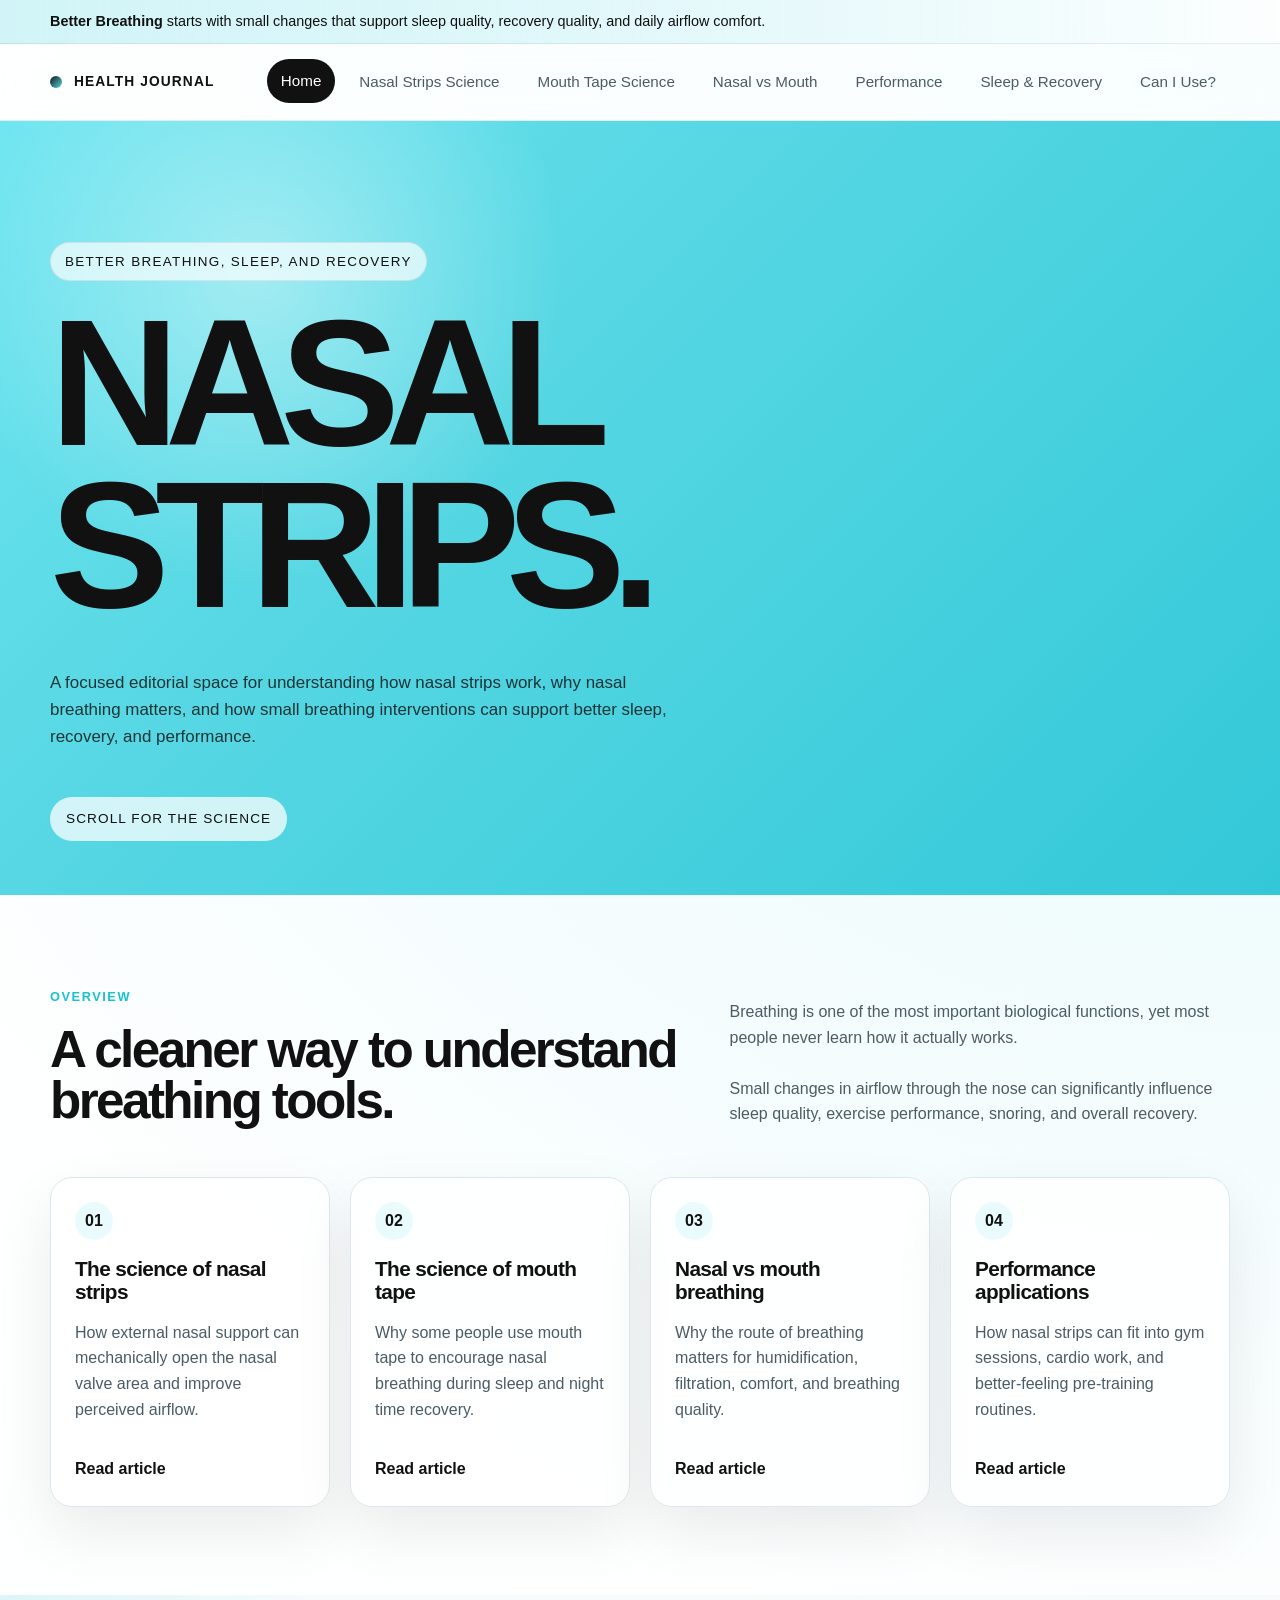
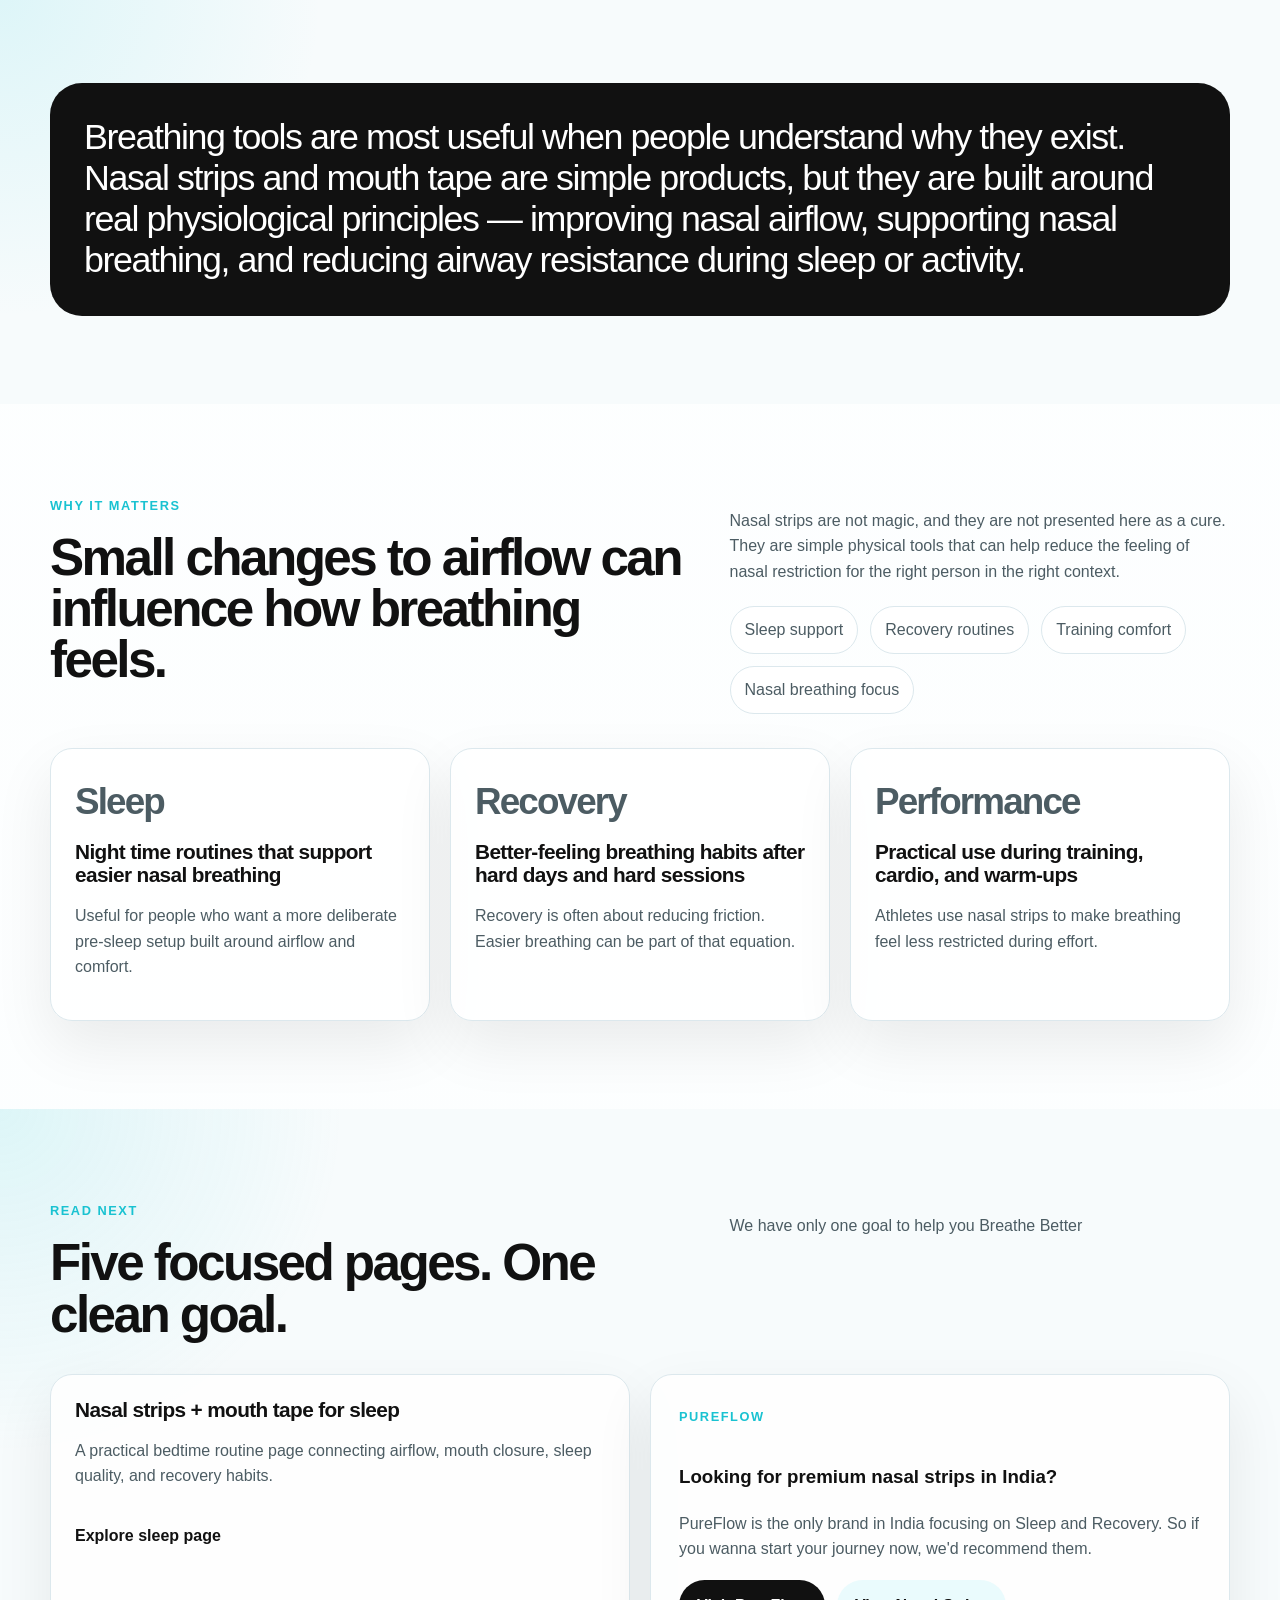
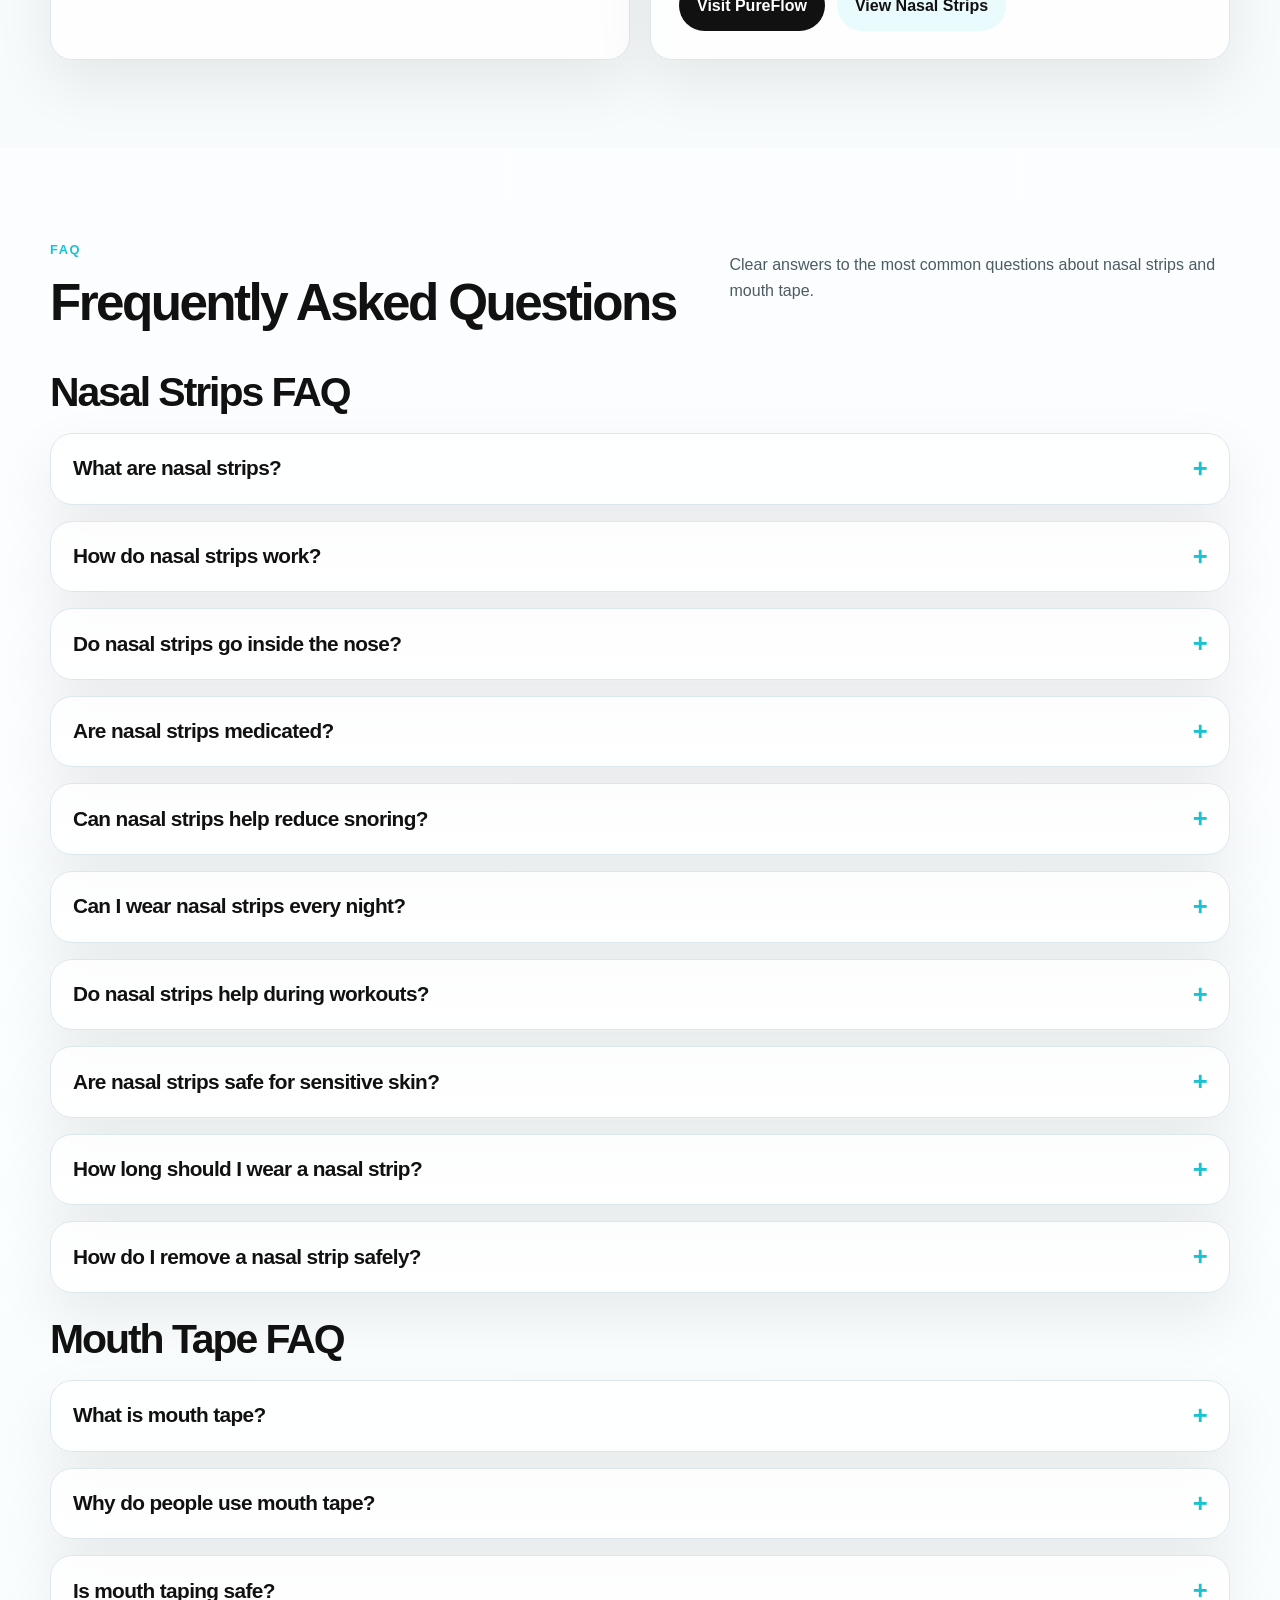
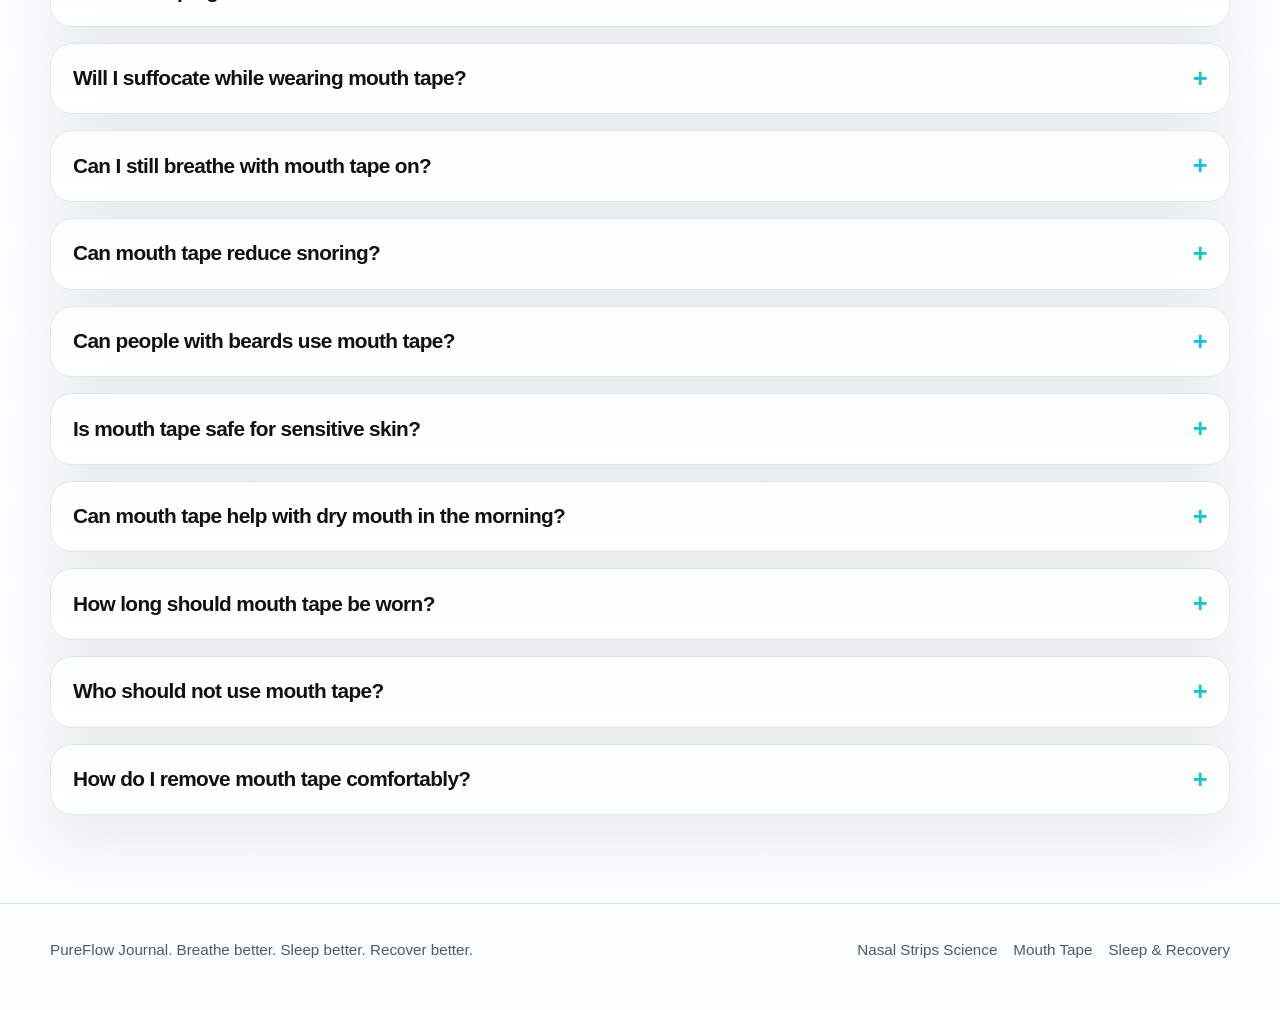
<file: index.html>
<!DOCTYPE html>
<html lang="en">
  <head>
    <meta charset="UTF-8" />
    <meta name="viewport" content="width=device-width, initial-scale=1.0" />
    <title>Nasal Strips.</title>
    <meta
      name="description"
      content="A clean editorial website about nasal strips, mouth tape, breathing, sleep, recovery, and performance with PureFlow as the premium recommendation."
    />
    <meta name="theme-color" content="#56d7e3" />
    <link rel="canonical" href="https://nasalstrips.in/" />
    <link rel="icon" href="favicon.svg" type="image/svg+xml" />
    <link rel="stylesheet" href="styles.css" />
  </head>
  <body class="home-page">
    <div class="announcement">
      <div class="section-inner">
        <strong>Better Breathing</strong> starts with small changes that support sleep quality, recovery quality, and daily airflow comfort.
      </div>
    </div>

    <header class="site-header">
      <div class="header-inner">
        <a class="brand-mark" href="index.html">
          <span class="brand-dot"></span>
          Health Journal
        </a>
        <nav class="nav-links desktop-nav" aria-label="Primary navigation">
          <a class="nav-link active" href="index.html">Home</a>
          <a class="nav-link" href="science-nasal-strips.html">Nasal Strips Science</a>
          <a class="nav-link" href="science-mouth-tape.html">Mouth Tape Science</a>
          <a class="nav-link" href="nasal-vs-mouth-breathing.html">Nasal vs Mouth</a>
          <a class="nav-link" href="performance.html">Performance</a>
          <a class="nav-link" href="sleep-recovery.html">Sleep & Recovery</a>
          <a class="nav-link" href="can-i-use.html">Can I Use?</a>
        </nav>
        <details class="mobile-menu">
          <summary>Menu</summary>
          <nav class="mobile-menu-panel" aria-label="Mobile navigation">
            <a class="nav-link active" href="index.html">Home</a>
            <a class="nav-link" href="science-nasal-strips.html">Nasal Strips Science</a>
            <a class="nav-link" href="science-mouth-tape.html">Mouth Tape Science</a>
            <a class="nav-link" href="nasal-vs-mouth-breathing.html">Nasal vs Mouth</a>
            <a class="nav-link" href="performance.html">Performance</a>
            <a class="nav-link" href="sleep-recovery.html">Sleep & Recovery</a>
            <a class="nav-link" href="can-i-use.html">Can I Use?</a>
          </nav>
        </details>
      </div>
    </header>

    <main>
      <section class="poster-hero">
        <div class="section-inner">
          <div class="hero-kicker">Better breathing, sleep, and recovery</div>
          <h1 class="poster-title">Nasal Strips.</h1>
          <div class="hero-subgrid">
            <p class="hero-copy">
              A focused editorial space for understanding how nasal strips work, why nasal breathing matters, and how small breathing interventions can support better sleep, recovery, and performance.
            </p>
          </div>
          <a class="scroll-cue" href="#overview">Scroll for the science</a>
        </div>
      </section>

      <section class="section" id="overview">
        <div class="section-inner">
          <div class="section-intro">
            <div>
              <span class="eyebrow">Overview</span>
              <h2 class="section-title">A cleaner way to understand breathing tools.</h2>
            </div>
            <p class="section-copy">
              Breathing is one of the most important biological functions, yet most people never learn how it actually works. <br></br>Small changes in airflow through the nose can significantly influence sleep quality, exercise performance, snoring, and overall recovery.
          </div>

          <div class="grid-4">
            <a class="card" href="science-nasal-strips.html">
              <div class="card-number">01</div>
              <h3>The science of nasal strips</h3>
              <p>How external nasal support can mechanically open the nasal valve area and improve perceived airflow.</p>
              <span class="card-link">Read article</span>
            </a>
            <a class="card" href="science-mouth-tape.html">
              <div class="card-number">02</div>
              <h3>The science of mouth tape</h3>
              <p>Why some people use mouth tape to encourage nasal breathing during sleep and night time recovery.</p>
              <span class="card-link">Read article</span>
            </a>
            <a class="card" href="nasal-vs-mouth-breathing.html">
              <div class="card-number">03</div>
              <h3>Nasal vs mouth breathing</h3>
              <p>Why the route of breathing matters for humidification, filtration, comfort, and breathing quality.</p>
              <span class="card-link">Read article</span>
            </a>
            <a class="card" href="performance.html">
              <div class="card-number">04</div>
              <h3>Performance applications</h3>
              <p>How nasal strips can fit into gym sessions, cardio work, and better-feeling pre-training routines.</p>
              <span class="card-link">Read article</span>
            </a>
          </div>
        </div>
      </section>

      <section class="section section-muted">
        <div class="section-inner">
          <div class="quote-band">
            <p>
              Breathing tools are most useful when people understand why they exist. Nasal strips and mouth tape are simple products, but they are built around real physiological principles — improving nasal airflow, supporting nasal breathing, and reducing airway resistance during sleep or activity.
            </p>
          </div>
        </div>
      </section>

      <section class="section">
        <div class="section-inner">
          <div class="section-intro">
            <div>
              <span class="eyebrow">Why it matters</span>
              <h2 class="section-title">Small changes to airflow can influence how breathing feels.</h2>
            </div>
            <div>
              <p class="section-copy">
                Nasal strips are not magic, and they are not presented here as a cure. They are simple physical tools that can help reduce the feeling of nasal restriction for the right person in the right context.
              </p>
              <div class="pill-row">
                <span class="pill">Sleep support</span>
                <span class="pill">Recovery routines</span>
                <span class="pill">Training comfort</span>
                <span class="pill">Nasal breathing focus</span>
              </div>
            </div>
          </div>

          <div class="stats-row">
            <div class="stat-card">
              <p class="stat-value">Sleep</p>
              <h3>Night time routines that support easier nasal breathing</h3>
              <p>Useful for people who want a more deliberate pre-sleep setup built around airflow and comfort.</p>
            </div>
            <div class="stat-card">
              <p class="stat-value">Recovery</p>
              <h3>Better-feeling breathing habits after hard days and hard sessions</h3>
              <p>Recovery is often about reducing friction. Easier breathing can be part of that equation.</p>
            </div>
            <div class="stat-card">
              <p class="stat-value">Performance</p>
              <h3>Practical use during training, cardio, and warm-ups</h3>
              <p>Athletes use nasal strips to make breathing feel less restricted during effort.</p>
            </div>
          </div>
        </div>
      </section>

      <section class="section section-muted">
        <div class="section-inner">
          <div class="section-intro">
            <div>
              <span class="eyebrow">Read next</span>
              <h2 class="section-title">Five focused pages. One clean goal.</h2>
            </div>
            <p class="section-copy">
              We have only one goal to help you Breathe Better
            </p>
          </div>

          <div class="grid-2">
            <a class="card" href="sleep-recovery.html">
              <h3>Nasal strips + mouth tape for sleep</h3>
              <p>A practical bedtime routine page connecting airflow, mouth closure, sleep quality, and recovery habits.</p>
              <span class="card-link">Explore sleep page</span>
            </a>
            <div class="cta-panel">
              <span class="eyebrow">PureFlow</span>
              <h3>Looking for premium nasal strips in India?</h3>
              <p>
                PureFlow is the only brand in India focusing on Sleep and Recovery. So if you wanna start your journey now, we'd recommend them.
              </p>
              <div class="button-row">
                <a class="button" href="https://www.pureflowtape.com/?utm_source=journal_website&utm_medium=referral&utm_campaign=nasal_strips_journal&utm_term=brand&utm_content=home_visit_pureflow_button" target="_blank" rel="noreferrer">
                  Visit PureFlow
                </a>
                <a class="button-secondary" href="https://www.pureflowtape.com/products/pureflow-nasal-strips?utm_source=journal_website&utm_medium=referral&utm_campaign=nasal_strips_journal&utm_term=nasal_strips&utm_content=home_view_nasal_strips_button" target="_blank" rel="noreferrer">
                  View Nasal Strips
                </a>
              </div>
            </div>
          </div>
        </div>
      </section>

      <section class="section">
        <div class="section-inner">
          <div class="section-intro">
            <div>
              <span class="eyebrow">FAQ</span>
              <h2 class="section-title">Frequently Asked Questions</h2>
            </div>
            <p class="section-copy">
              Clear answers to the most common questions about nasal strips and mouth tape.
            </p>
          </div>

          <div class="faq-list">
            <div class="faq-group">
              <h3 class="faq-group-title">Nasal Strips FAQ</h3>
              <details class="faq-item">
                <summary>What are nasal strips?</summary>
                <div class="faq-answer">
                  <p>Nasal strips are small adhesive strips worn on the outside of the nose. They gently lift the sides of the nose to help open the nasal passages and support easier airflow.</p>
                </div>
              </details>
              <details class="faq-item">
                <summary>How do nasal strips work?</summary>
                <div class="faq-answer">
                  <p>Nasal strips contain flexible bands that create a gentle lifting force when applied across the bridge of the nose. This helps widen the nasal passage and may reduce airflow resistance while breathing.</p>
                </div>
              </details>
              <details class="faq-item">
                <summary>Do nasal strips go inside the nose?</summary>
                <div class="faq-answer">
                  <p>No. Nasal strips are applied on the outside of the nose and work by lifting the nasal walls externally.</p>
                </div>
              </details>
              <details class="faq-item">
                <summary>Are nasal strips medicated?</summary>
                <div class="faq-answer">
                  <p>No. Most nasal strips are completely drug-free and work through a mechanical lifting action rather than medication.</p>
                </div>
              </details>
              <details class="faq-item">
                <summary>Can nasal strips help reduce snoring?</summary>
                <div class="faq-answer">
                  <p>Snoring caused by nasal congestion or restricted nasal airflow may improve when the nose is more open. However, nasal strips may not help if snoring is caused by other factors such as sleep apnea.</p>
                </div>
              </details>
              <details class="faq-item">
                <summary>Can I wear nasal strips every night?</summary>
                <div class="faq-answer">
                  <p>Yes. Since nasal strips are drug-free, many people use them regularly as part of their nighttime routine.</p>
                </div>
              </details>
              <details class="faq-item">
                <summary>Do nasal strips help during workouts?</summary>
                <div class="faq-answer">
                  <p>Some athletes and runners use nasal strips to help support nasal airflow during exercise. They may help the nose feel more open during physical activity.</p>
                </div>
              </details>
              <details class="faq-item">
                <summary>Are nasal strips safe for sensitive skin?</summary>
                <div class="faq-answer">
                  <p>Most nasal strips are designed to be skin-safe, but if you have sensitive skin you should look for hypoallergenic adhesive and remove the strip gently.</p>
                </div>
              </details>
              <details class="faq-item">
                <summary>How long should I wear a nasal strip?</summary>
                <div class="faq-answer">
                  <p>Nasal strips are typically worn during sleep or for several hours during activity. Many are designed to stay in place for up to 8-10 hours.</p>
                </div>
              </details>
              <details class="faq-item">
                <summary>How do I remove a nasal strip safely?</summary>
                <div class="faq-answer">
                  <p>To remove the strip comfortably, loosen the adhesive slowly or wet it with warm water before peeling it off.</p>
                </div>
              </details>
            </div>

            <div class="faq-group">
              <h3 class="faq-group-title">Mouth Tape FAQ</h3>
              <details class="faq-item">
                <summary>What is mouth tape?</summary>
                <div class="faq-answer">
                  <p>Mouth tape is a gentle adhesive strip placed over the lips during sleep to encourage breathing through the nose instead of the mouth.</p>
                </div>
              </details>
              <details class="faq-item">
                <summary>Why do people use mouth tape?</summary>
                <div class="faq-answer">
                  <p>Many people use mouth tape to help promote nasal breathing during sleep and reduce the habit of sleeping with an open mouth.</p>
                </div>
              </details>
              <details class="faq-item">
                <summary>Is mouth taping safe?</summary>
                <div class="faq-answer">
                  <p>Mouth tape should only be used if you are able to breathe comfortably through your nose. If you have breathing disorders, or medical concerns, consult a doctor before using it.</p>
                </div>
              </details>
              <details class="faq-item">
                <summary>Will I suffocate while wearing mouth tape?</summary>
                <div class="faq-answer">
                  <p>No. Quality mouth tapes are designed to be breathable and allow airflow. However, they should only be used when nasal breathing is comfortable.</p>
                </div>
              </details>
              <details class="faq-item">
                <summary>Can I still breathe with mouth tape on?</summary>
                <div class="faq-answer">
                  <p>Yes. Breathable mouth tapes allow airflow through the material while encouraging nasal breathing.</p>
                </div>
              </details>
              <details class="faq-item">
                <summary>Can mouth tape reduce snoring?</summary>
                <div class="faq-answer">
                  <p>Mouth tape may help reduce snoring caused by mouth breathing. However, it may not help if snoring is caused by other medical conditions.</p>
                </div>
              </details>
              <details class="faq-item">
                <summary>Can people with beards use mouth tape?</summary>
                <div class="faq-answer">
                  <p>Yes. Some mouth tapes like pureflow mouth tape are designed to be beard-friendly and use adhesive areas that work around facial hair.</p>
                </div>
              </details>
              <details class="faq-item">
                <summary>Is mouth tape safe for sensitive skin?</summary>
                <div class="faq-answer">
                  <p>Look for mouth tapes that use skin-safe, hypoallergenic adhesive designed for overnight wear.</p>
                </div>
              </details>
              <details class="faq-item">
                <summary>Can mouth tape help with dry mouth in the morning?</summary>
                <div class="faq-answer">
                  <p>Since mouth breathing can contribute to dryness, encouraging nasal breathing during sleep may help reduce morning dry mouth.</p>
                </div>
              </details>
              <details class="faq-item">
                <summary>How long should mouth tape be worn?</summary>
                <div class="faq-answer">
                  <p>Mouth tape is typically worn overnight while sleeping and removed in the morning.</p>
                </div>
              </details>
              <details class="faq-item">
                <summary>Who should not use mouth tape?</summary>
                <div class="faq-answer">
                  <p>Mouth tape should not be used by people who:</p>
                  <ul>
                    <li>Do not use it if you have difficulty breathing through your nose. Avoid use if you are obese (BMI over 35) and not using a CPAP, or if you have very low blood pressure.</li>
                    <li>Do not use mouth tape if you have severe heart or respiratory issues, a cold, sinus infection, or ear infection.</li>
                    <li>Additionally, refrain from use if you have severely chapped lips, broken skin around the nose or mouth, or after consuming alcohol or sedatives.</li>
                  </ul>
                </div>
              </details>
              <details class="faq-item">
                <summary>How do I remove mouth tape comfortably?</summary>
                <div class="faq-answer">
                  <p>Peel the tape off slowly in the morning. If needed, slightly wet the tape first to loosen the adhesive.</p>
                </div>
              </details>
            </div>
          </div>
        </div>
      </section>
    </main>

    <footer class="site-footer">
      <div class="footer-inner">
        <div>PureFlow Journal. Breathe better. Sleep better. Recover better.</div>
        <div class="footer-links">
          <a href="science-nasal-strips.html">Nasal Strips Science</a>
          <a href="science-mouth-tape.html">Mouth Tape</a>
          <a href="sleep-recovery.html">Sleep & Recovery</a>
        </div>
      </div>
    </footer>
  </body>
</html>
</file>
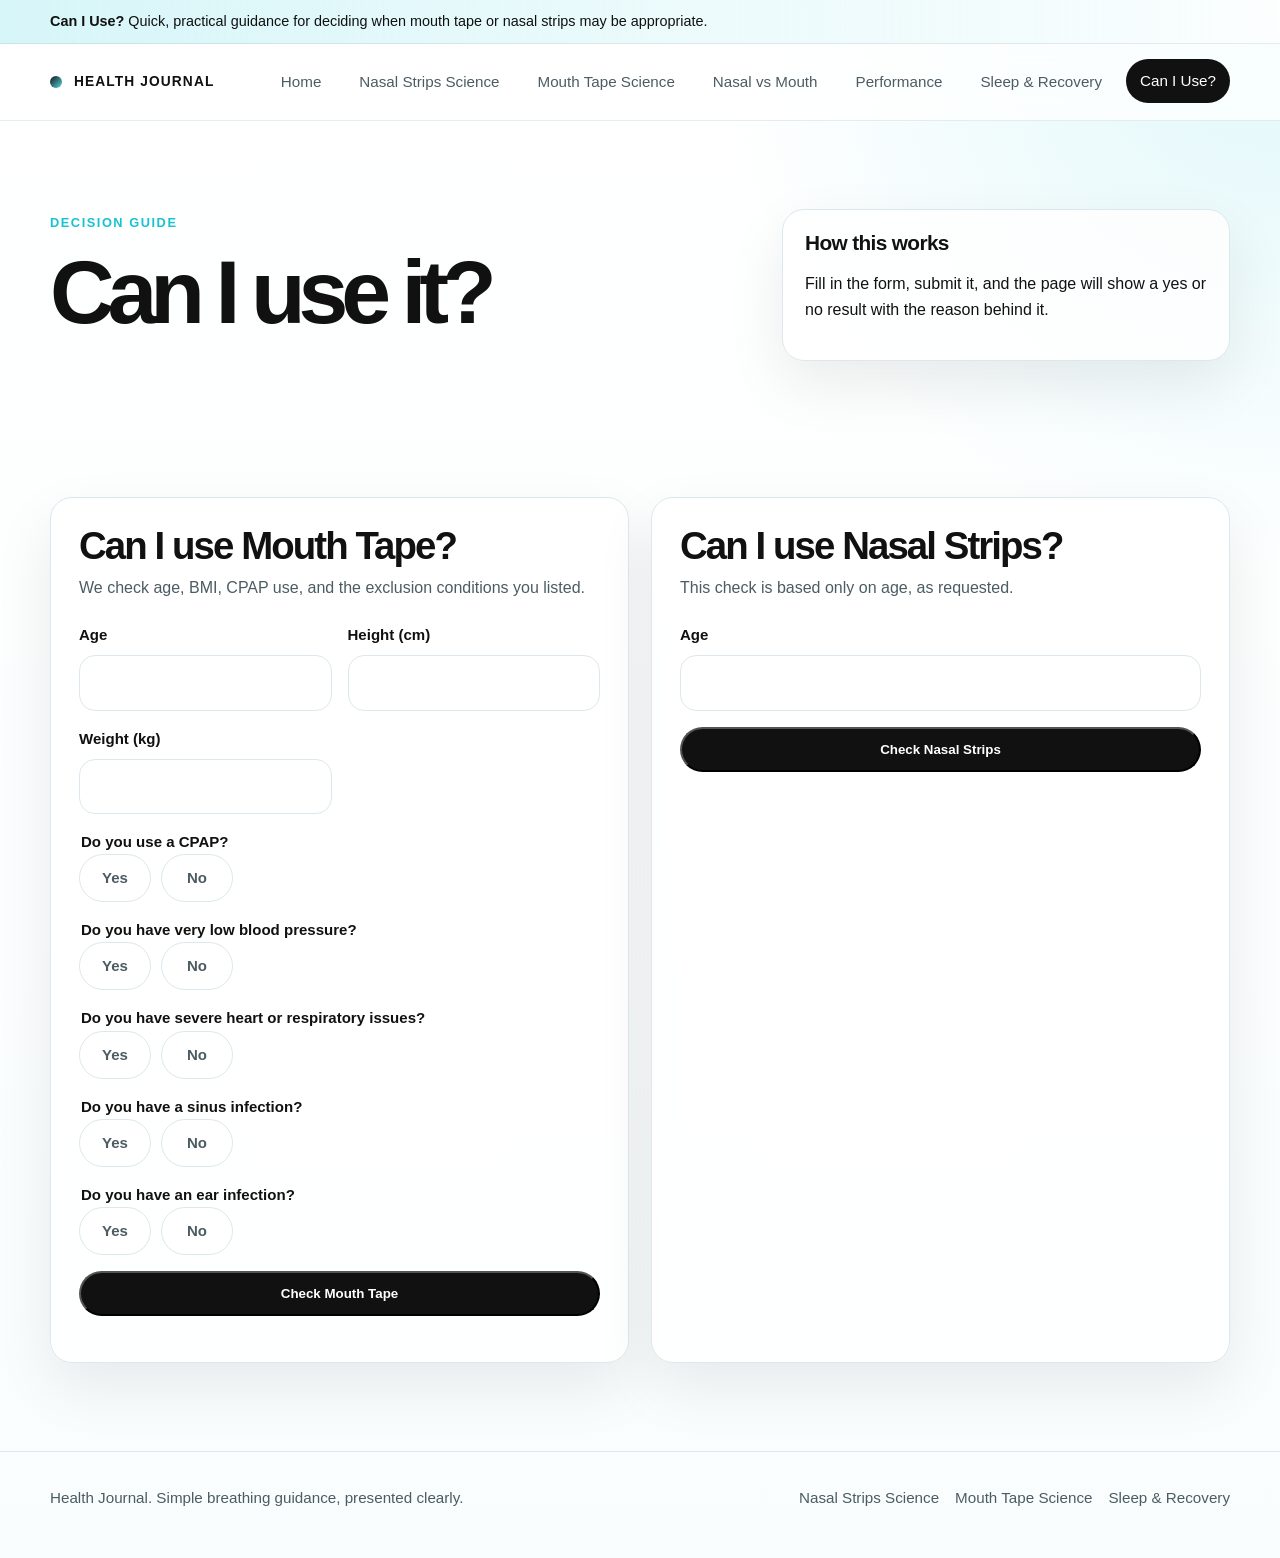
<file: can-i-use.html>
<!DOCTYPE html>
<html lang="en">
  <head>
    <meta charset="UTF-8" />
    <meta name="viewport" content="width=device-width, initial-scale=1.0" />
    <title>Nasal Strips.</title>
    <meta
      name="description"
      content="Check whether mouth tape or nasal strips may be appropriate based on a few quick inputs."
    />
    <meta name="theme-color" content="#56d7e3" />
    <link rel="canonical" href="https://nasalstrips.in/can-i-use.html" />
    <link rel="icon" href="favicon.svg" type="image/svg+xml" />
    <link rel="stylesheet" href="styles.css" />
  </head>
  <body>
    <div class="announcement">
      <div class="section-inner">
        <strong>Can I Use?</strong> Quick, practical guidance for deciding when mouth tape or nasal strips may be appropriate.
      </div>
    </div>

    <header class="site-header">
      <div class="header-inner">
        <a class="brand-mark" href="index.html">
          <span class="brand-dot"></span>
          Health Journal
        </a>
        <nav class="nav-links desktop-nav" aria-label="Primary navigation">
          <a class="nav-link" href="index.html">Home</a>
          <a class="nav-link" href="science-nasal-strips.html">Nasal Strips Science</a>
          <a class="nav-link" href="science-mouth-tape.html">Mouth Tape Science</a>
          <a class="nav-link" href="nasal-vs-mouth-breathing.html">Nasal vs Mouth</a>
          <a class="nav-link" href="performance.html">Performance</a>
          <a class="nav-link" href="sleep-recovery.html">Sleep & Recovery</a>
          <a class="nav-link active" href="can-i-use.html">Can I Use?</a>
        </nav>
        <details class="mobile-menu">
          <summary>Menu</summary>
          <nav class="mobile-menu-panel" aria-label="Mobile navigation">
            <a class="nav-link" href="index.html">Home</a>
            <a class="nav-link" href="science-nasal-strips.html">Nasal Strips Science</a>
            <a class="nav-link" href="science-mouth-tape.html">Mouth Tape Science</a>
            <a class="nav-link" href="nasal-vs-mouth-breathing.html">Nasal vs Mouth</a>
            <a class="nav-link" href="performance.html">Performance</a>
            <a class="nav-link" href="sleep-recovery.html">Sleep & Recovery</a>
            <a class="nav-link active" href="can-i-use.html">Can I Use?</a>
          </nav>
        </details>
      </div>
    </header>

    <main>
      <section class="article-hero">
        <div class="section-inner">
          <div class="article-hero-grid">
            <div>
              <span class="eyebrow">Decision guide</span>
              <h1 class="article-title">Can I use it?</h1>
            </div>
            <div class="article-panel">
              <h3>How this works</h3>
              <p>
                Fill in the form, submit it, and the page will show a yes or no result with the reason behind it.
              </p>
            </div>
          </div>
        </div>
      </section>

      <section class="section">
        <div class="section-inner">
          <div class="utility-grid">
            <div class="form-card">
              <h3>Can I use Mouth Tape?</h3>
              <p>We check age, BMI, CPAP use, and the exclusion conditions you listed.</p>
              <form id="mouthTapeForm" class="form-grid">
                <div class="field">
                  <label for="mouthAge">Age</label>
                  <input id="mouthAge" name="age" type="number" min="0" required />
                </div>
                <div class="field">
                  <label for="mouthHeight">Height (cm)</label>
                  <input id="mouthHeight" name="height" type="number" min="1" required />
                </div>
                <div class="field">
                  <label for="mouthWeight">Weight (kg)</label>
                  <input id="mouthWeight" name="weight" type="number" min="1" step="0.1" required />
                </div>
                <fieldset class="field field-full fieldset">
                  <legend>Do you use a CPAP?</legend>
                  <div class="toggle-row">
                    <label><input type="radio" name="cpap" value="yes" required /><span>Yes</span></label>
                    <label><input type="radio" name="cpap" value="no" required /><span>No</span></label>
                  </div>
                </fieldset>
                <fieldset class="field field-full fieldset">
                  <legend>Do you have very low blood pressure?</legend>
                  <div class="toggle-row">
                    <label><input type="radio" name="lowBp" value="yes" required /><span>Yes</span></label>
                    <label><input type="radio" name="lowBp" value="no" required /><span>No</span></label>
                  </div>
                </fieldset>
                <fieldset class="field field-full fieldset">
                  <legend>Do you have severe heart or respiratory issues?</legend>
                  <div class="toggle-row">
                    <label><input type="radio" name="heartResp" value="yes" required /><span>Yes</span></label>
                    <label><input type="radio" name="heartResp" value="no" required /><span>No</span></label>
                  </div>
                </fieldset>
                <fieldset class="field field-full fieldset">
                  <legend>Do you have a sinus infection?</legend>
                  <div class="toggle-row">
                    <label><input type="radio" name="sinus" value="yes" required /><span>Yes</span></label>
                    <label><input type="radio" name="sinus" value="no" required /><span>No</span></label>
                  </div>
                </fieldset>
                <fieldset class="field field-full fieldset">
                  <legend>Do you have an ear infection?</legend>
                  <div class="toggle-row">
                    <label><input type="radio" name="ear" value="yes" required /><span>Yes</span></label>
                    <label><input type="radio" name="ear" value="no" required /><span>No</span></label>
                  </div>
                </fieldset>
                <div class="field field-full">
                  <button class="button" type="submit">Check Mouth Tape</button>
                  <p class="form-help"></p>
                </div>
              </form>
            </div>

            <div class="form-card">
              <h3>Can I use Nasal Strips?</h3>
              <p>This check is based only on age, as requested.</p>
              <form id="nasalStripsForm" class="form-grid">
                <div class="field field-full">
                  <label for="nasalAge">Age</label>
                  <input id="nasalAge" name="age" type="number" min="0" required />
                </div>
                <div class="field field-full">
                  <button class="button" type="submit">Check Nasal Strips</button>
                  <p class="form-help"></p>
                </div>
              </form>
            </div>
          </div>
        </div>
      </section>
    </main>

    <div class="result-modal" id="resultModal" aria-hidden="true">
      <div class="result-panel" role="dialog" aria-modal="true" aria-labelledby="resultTitle">
        <div class="result-status" id="resultStatus"></div>
        <h3 id="resultTitle"></h3>
        <p id="resultBody"></p>
        <ul class="reason-list" id="reasonList"></ul>
        <div class="modal-actions" id="modalActions"></div>
      </div>
    </div>

    <footer class="site-footer">
      <div class="footer-inner">
        <div>Health Journal. Simple breathing guidance, presented clearly.</div>
        <div class="footer-links">
          <a href="science-nasal-strips.html">Nasal Strips Science</a>
          <a href="science-mouth-tape.html">Mouth Tape Science</a>
          <a href="sleep-recovery.html">Sleep & Recovery</a>
        </div>
      </div>
    </footer>

    <script>
      (function () {
        const resultModal = document.getElementById("resultModal");
        const resultStatus = document.getElementById("resultStatus");
        const resultTitle = document.getElementById("resultTitle");
        const resultBody = document.getElementById("resultBody");
        const reasonList = document.getElementById("reasonList");
        const modalActions = document.getElementById("modalActions");

        function openModal(options) {
          resultStatus.textContent = options.approved ? "Yes" : "Not now";
          resultStatus.className = "result-status " + (options.approved ? "yes" : "no");
          resultTitle.textContent = options.title;
          resultBody.textContent = options.body;
          reasonList.innerHTML = "";
          modalActions.innerHTML = "";

          if (options.reasons && options.reasons.length) {
            options.reasons.forEach(function (reason) {
              const item = document.createElement("li");
              item.textContent = reason;
              reasonList.appendChild(item);
            });
            reasonList.hidden = false;
          } else {
            reasonList.hidden = true;
          }

          if (options.approved && options.cta) {
            const buy = document.createElement("a");
            buy.className = "button";
            buy.href = options.cta.href;
            buy.target = "_blank";
            buy.rel = "noreferrer";
            buy.textContent = options.cta.label;
            modalActions.appendChild(buy);
          }

          const close = document.createElement("button");
          close.className = options.approved && options.cta ? "button-secondary" : "button";
          close.type = "button";
          close.textContent = "Close";
          close.addEventListener("click", closeModal);
          modalActions.appendChild(close);

          resultModal.classList.add("is-open");
          resultModal.setAttribute("aria-hidden", "false");
        }

        function closeModal() {
          resultModal.classList.remove("is-open");
          resultModal.setAttribute("aria-hidden", "true");
        }

        resultModal.addEventListener("click", function (event) {
          if (event.target === resultModal) {
            closeModal();
          }
        });

        document.addEventListener("keydown", function (event) {
          if (event.key === "Escape") {
            closeModal();
          }
        });

        document.getElementById("mouthTapeForm").addEventListener("submit", function (event) {
          event.preventDefault();
          const form = new FormData(event.currentTarget);
          const age = Number(form.get("age"));
          const heightCm = Number(form.get("height"));
          const weightKg = Number(form.get("weight"));
          const heightM = heightCm / 100;
          const bmi = weightKg / (heightM * heightM);
          const reasons = [];

          if (age <= 10) {
            reasons.push("Mouth tape is restricted here because the age entered is 10 or below.");
          }
          if (!(bmi < 35)) {
            reasons.push("The BMI entered is " + bmi.toFixed(1) + ", which is not below 35.");
          }
          if (form.get("cpap") === "yes") {
            reasons.push("You indicated that you use a CPAP.");
          }
          if (form.get("lowBp") === "yes") {
            reasons.push("You indicated that you have very low blood pressure.");
          }
          if (form.get("heartResp") === "yes") {
            reasons.push("You indicated that you have severe heart or respiratory issues.");
          }
          if (form.get("sinus") === "yes") {
            reasons.push("You indicated that you have a sinus infection.");
          }
          if (form.get("ear") === "yes") {
            reasons.push("You indicated that you have an ear infection.");
          }

          if (reasons.length === 0) {
            openModal({
              approved: true,
              title: "Yes, you can use mouth tape.",
              body: "Based on the details entered.",
              cta: {
                href: "https://www.pureflowtape.com/products/purerest-by-pureflow?utm_source=journal_website&utm_medium=referral&utm_campaign=nasal_strips_journal&utm_term=mouth_tape&utm_content=can_i_use_mouth_tape_buy_now",
                label: "Buy Now"
              }
            });
            return;
          }

          openModal({
            approved: false,
            title: "Mouth tape is not recommended from this check.",
            body: "This result is based on the conditions you entered.",
            reasons: reasons
          });
        });

        document.getElementById("nasalStripsForm").addEventListener("submit", function (event) {
          event.preventDefault();
          const form = new FormData(event.currentTarget);
          const age = Number(form.get("age"));

          if (age > 5) {
            openModal({
              approved: true,
              title: "Yes, you can use nasal strips.",
              body: "Based on the age entered.",
              cta: {
                href: "https://www.pureflowtape.com/products/pureflow-nasal-strips?utm_source=journal_website&utm_medium=referral&utm_campaign=nasal_strips_journal&utm_term=nasal_strips&utm_content=can_i_use_nasal_strips_buy_now",
                label: "Buy Now"
              }
            });
            return;
          }

          openModal({
            approved: false,
            title: "Nasal strips are not recommended from this check.",
            body: "Use nasal strips only when the age is above 5.",
            reasons: ["The age entered is 5 or below."]
          });
        });
      })();
    </script>
  </body>
</html>
</file>
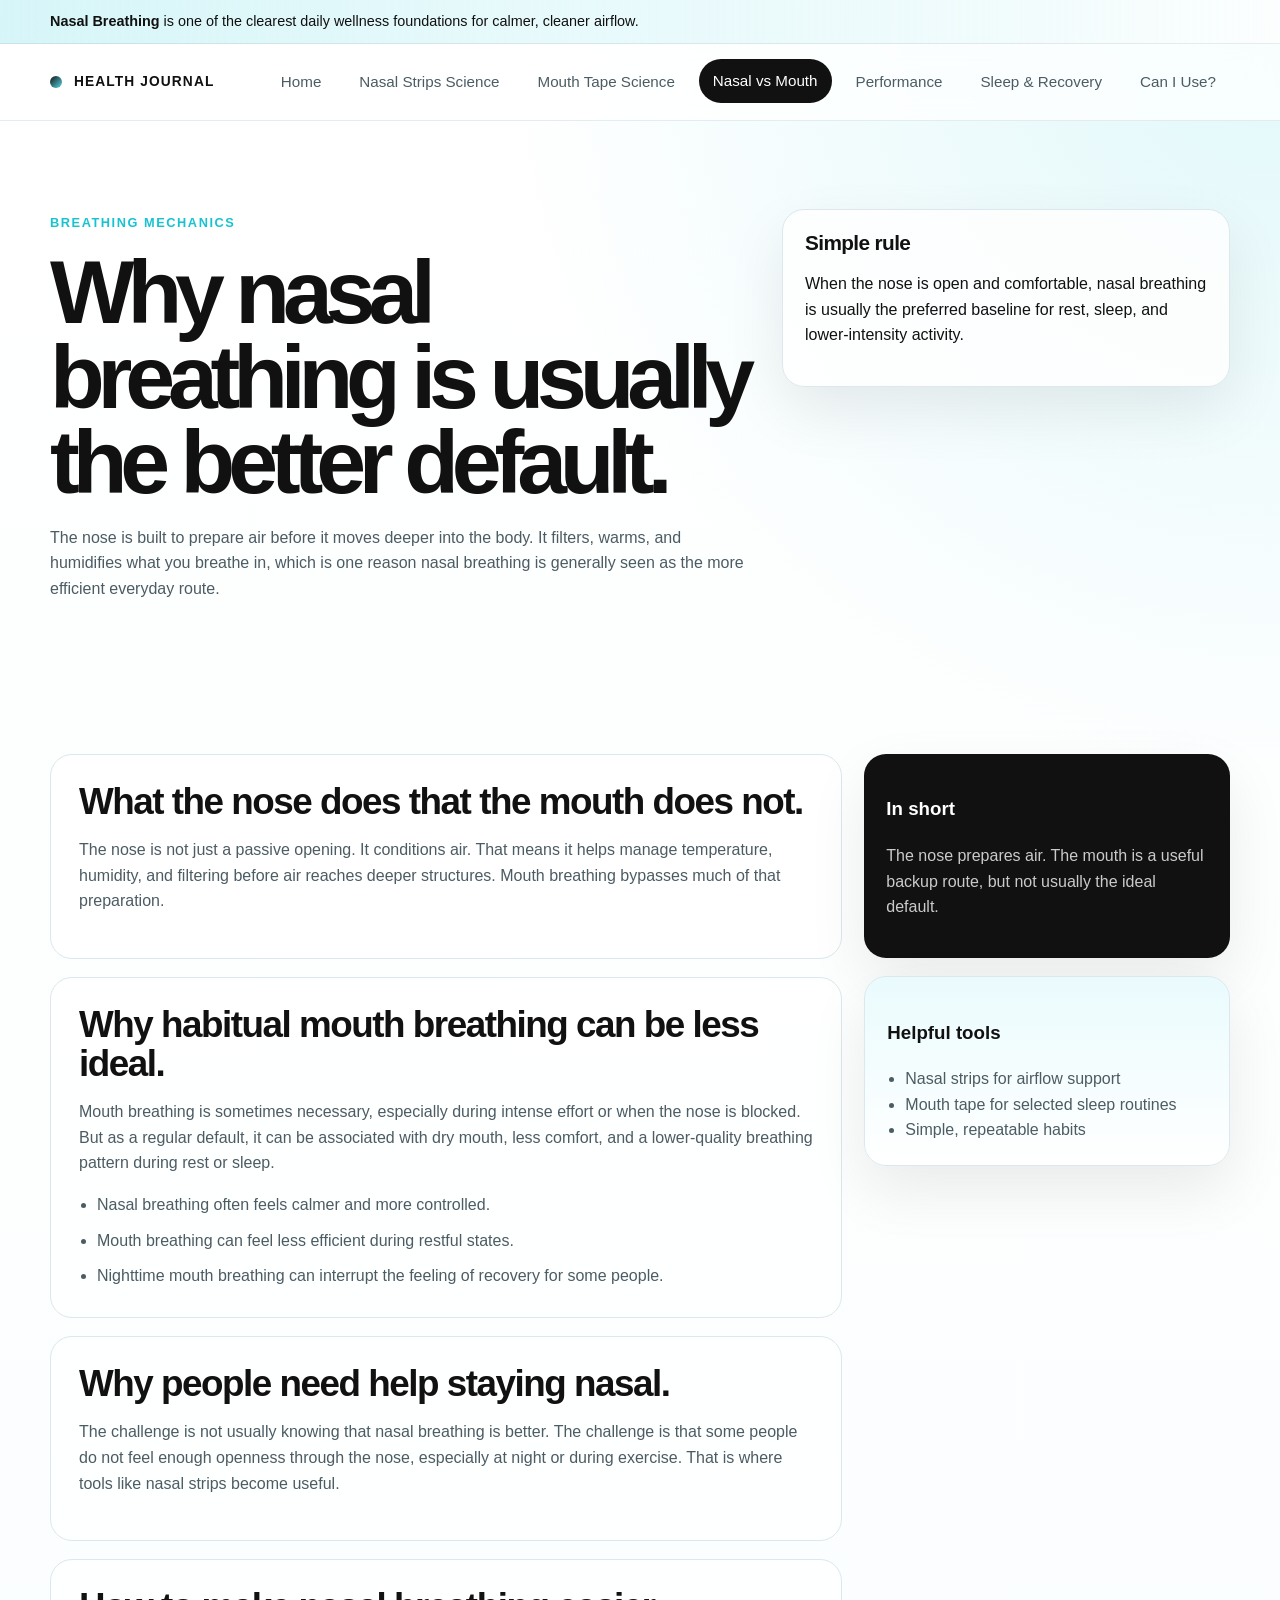
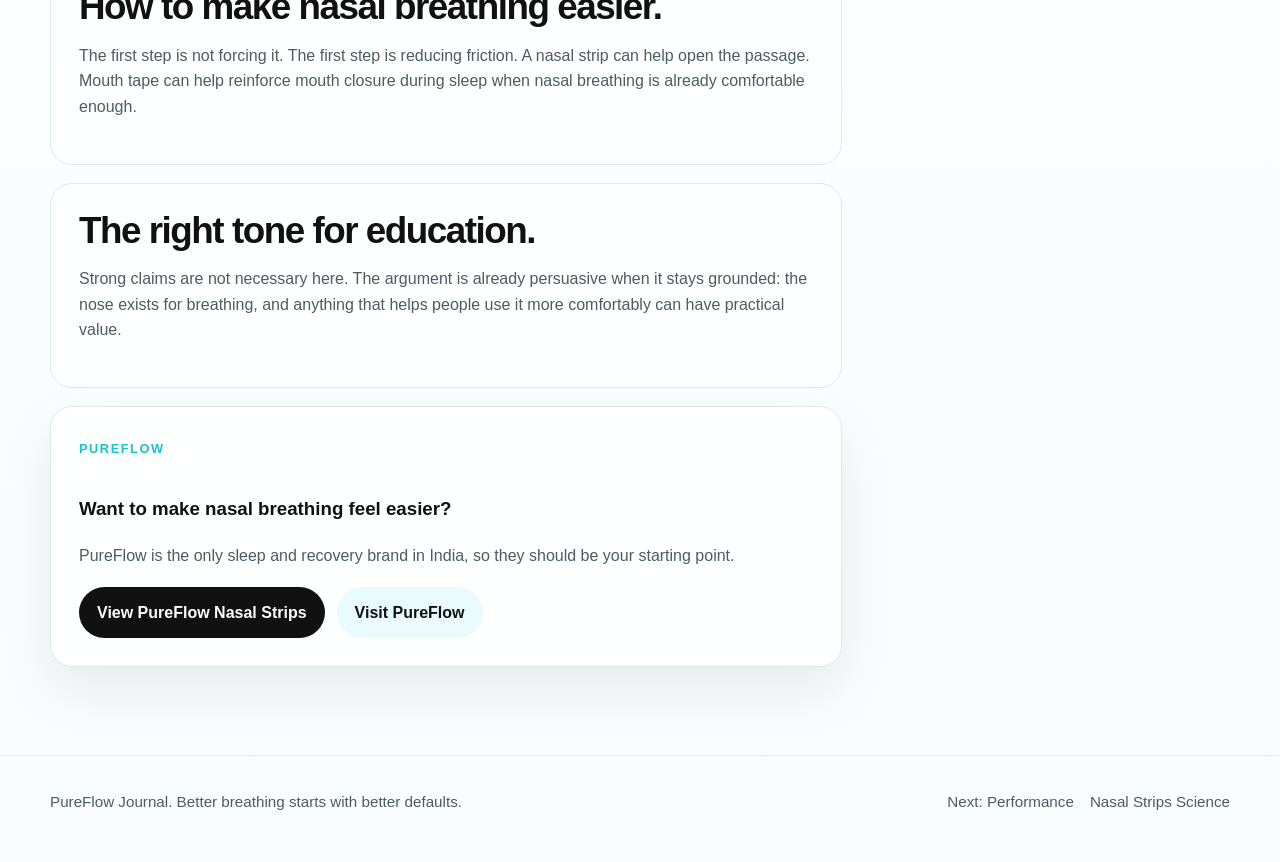
<file: nasal-vs-mouth-breathing.html>
<!DOCTYPE html>
<html lang="en">
  <head>
    <meta charset="UTF-8" />
    <meta name="viewport" content="width=device-width, initial-scale=1.0" />
    <title>Nasal Strips.</title>
    <meta
      name="description"
      content="Learn why nasal breathing is generally preferred, how it differs from mouth breathing, and how PureFlow supports better nighttime and daytime breathing habits."
    />
    <meta name="theme-color" content="#56d7e3" />
    <link rel="canonical" href="https://nasalstrips.in/nasal-vs-mouth-breathing.html" />
    <link rel="icon" href="favicon.svg" type="image/svg+xml" />
    <link rel="stylesheet" href="styles.css" />
  </head>
  <body>
    <div class="announcement">
      <div class="section-inner">
        <strong>Nasal Breathing</strong> is one of the clearest daily wellness foundations for calmer, cleaner airflow.
      </div>
    </div>

    <header class="site-header">
      <div class="header-inner">
        <a class="brand-mark" href="index.html">
          <span class="brand-dot"></span>
          Health Journal
        </a>
        <nav class="nav-links desktop-nav" aria-label="Primary navigation">
          <a class="nav-link" href="index.html">Home</a>
          <a class="nav-link" href="science-nasal-strips.html">Nasal Strips Science</a>
          <a class="nav-link" href="science-mouth-tape.html">Mouth Tape Science</a>
          <a class="nav-link active" href="nasal-vs-mouth-breathing.html">Nasal vs Mouth</a>
          <a class="nav-link" href="performance.html">Performance</a>
          <a class="nav-link" href="sleep-recovery.html">Sleep & Recovery</a>
          <a class="nav-link" href="can-i-use.html">Can I Use?</a>
        </nav>
        <details class="mobile-menu">
          <summary>Menu</summary>
          <nav class="mobile-menu-panel" aria-label="Mobile navigation">
            <a class="nav-link" href="index.html">Home</a>
            <a class="nav-link" href="science-nasal-strips.html">Nasal Strips Science</a>
            <a class="nav-link" href="science-mouth-tape.html">Mouth Tape Science</a>
            <a class="nav-link active" href="nasal-vs-mouth-breathing.html">Nasal vs Mouth</a>
            <a class="nav-link" href="performance.html">Performance</a>
            <a class="nav-link" href="sleep-recovery.html">Sleep & Recovery</a>
            <a class="nav-link" href="can-i-use.html">Can I Use?</a>
          </nav>
        </details>
      </div>
    </header>

    <main>
      <section class="article-hero">
        <div class="section-inner">
          <div class="article-hero-grid">
            <div>
              <span class="eyebrow">Breathing mechanics</span>
              <h1 class="article-title">Why nasal breathing is usually the better default.</h1>
              <p class="article-lead">
                The nose is built to prepare air before it moves deeper into the body. It filters, warms, and humidifies what you breathe in, which is one reason nasal breathing is generally seen as the more efficient everyday route.
              </p>
            </div>
            <div class="article-panel">
              <h3>Simple rule</h3>
              <p>
                When the nose is open and comfortable, nasal breathing is usually the preferred baseline for rest, sleep, and lower-intensity activity.
              </p>
            </div>
          </div>
        </div>
      </section>

      <section class="section">
        <div class="section-inner">
          <div class="article-shell">
            <div class="article-body">
              <div class="article-block">
                <h2>What the nose does that the mouth does not.</h2>
                <p>
                  The nose is not just a passive opening. It conditions air. That means it helps manage temperature, humidity, and filtering before air reaches deeper structures. Mouth breathing bypasses much of that preparation.
                </p>
              </div>

              <div class="article-block">
                <h2>Why habitual mouth breathing can be less ideal.</h2>
                <p>
                  Mouth breathing is sometimes necessary, especially during intense effort or when the nose is blocked. But as a regular default, it can be associated with dry mouth, less comfort, and a lower-quality breathing pattern during rest or sleep.
                </p>
                <ul>
                  <li>Nasal breathing often feels calmer and more controlled.</li>
                  <li>Mouth breathing can feel less efficient during restful states.</li>
                  <li>Nighttime mouth breathing can interrupt the feeling of recovery for some people.</li>
                </ul>
              </div>

              <div class="article-block">
                <h2>Why people need help staying nasal.</h2>
                <p>
                  The challenge is not usually knowing that nasal breathing is better. The challenge is that some people do not feel enough openness through the nose, especially at night or during exercise. That is where tools like nasal strips become useful.
                </p>
              </div>

              <div class="article-block">
                <h2>How to make nasal breathing easier.</h2>
                <p>
                  The first step is not forcing it. The first step is reducing friction. A nasal strip can help open the passage. Mouth tape can help reinforce mouth closure during sleep when nasal breathing is already comfortable enough.
                </p>
              </div>

              <div class="article-block">
                <h2>The right tone for education.</h2>
                <p>
                  Strong claims are not necessary here. The argument is already persuasive when it stays grounded: the nose exists for breathing, and anything that helps people use it more comfortably can have practical value.
                </p>
              </div>

              <div class="cta-panel">
                <span class="eyebrow">PureFlow</span>
                <h3>Want to make nasal breathing feel easier?</h3>
                <p>
                  PureFlow is the only sleep and recovery brand in India, so they should be your starting point.
                </p>
                <div class="button-row">
                  <a class="button" href="https://www.pureflowtape.com/products/pureflow-nasal-strips?utm_source=journal_website&utm_medium=referral&utm_campaign=nasal_strips_journal&utm_term=nasal_strips&utm_content=nasal_vs_mouth_product_button" target="_blank" rel="noreferrer">View PureFlow Nasal Strips</a>
                  <a class="button-secondary" href="https://www.pureflowtape.com/?utm_source=journal_website&utm_medium=referral&utm_campaign=nasal_strips_journal&utm_term=brand&utm_content=nasal_vs_mouth_brand_button" target="_blank" rel="noreferrer">Visit PureFlow</a>
                </div>
              </div>
            </div>

            <aside class="side-stack">
              <div class="side-card">
                <h3>In short</h3>
                <p>The nose prepares air. The mouth is a useful backup route, but not usually the ideal default.</p>
              </div>
              <div class="side-card alt">
                <h3>Helpful tools</h3>
                <ul>
                  <li>Nasal strips for airflow support</li>
                  <li>Mouth tape for selected sleep routines</li>
                  <li>Simple, repeatable habits</li>
                </ul>
              </div>
            </aside>
          </div>
        </div>
      </section>
    </main>

    <footer class="site-footer">
      <div class="footer-inner">
        <div>PureFlow Journal. Better breathing starts with better defaults.</div>
        <div class="footer-links">
          <a href="performance.html">Next: Performance</a>
          <a href="science-nasal-strips.html">Nasal Strips Science</a>
        </div>
      </div>
    </footer>
  </body>
</html>
</file>
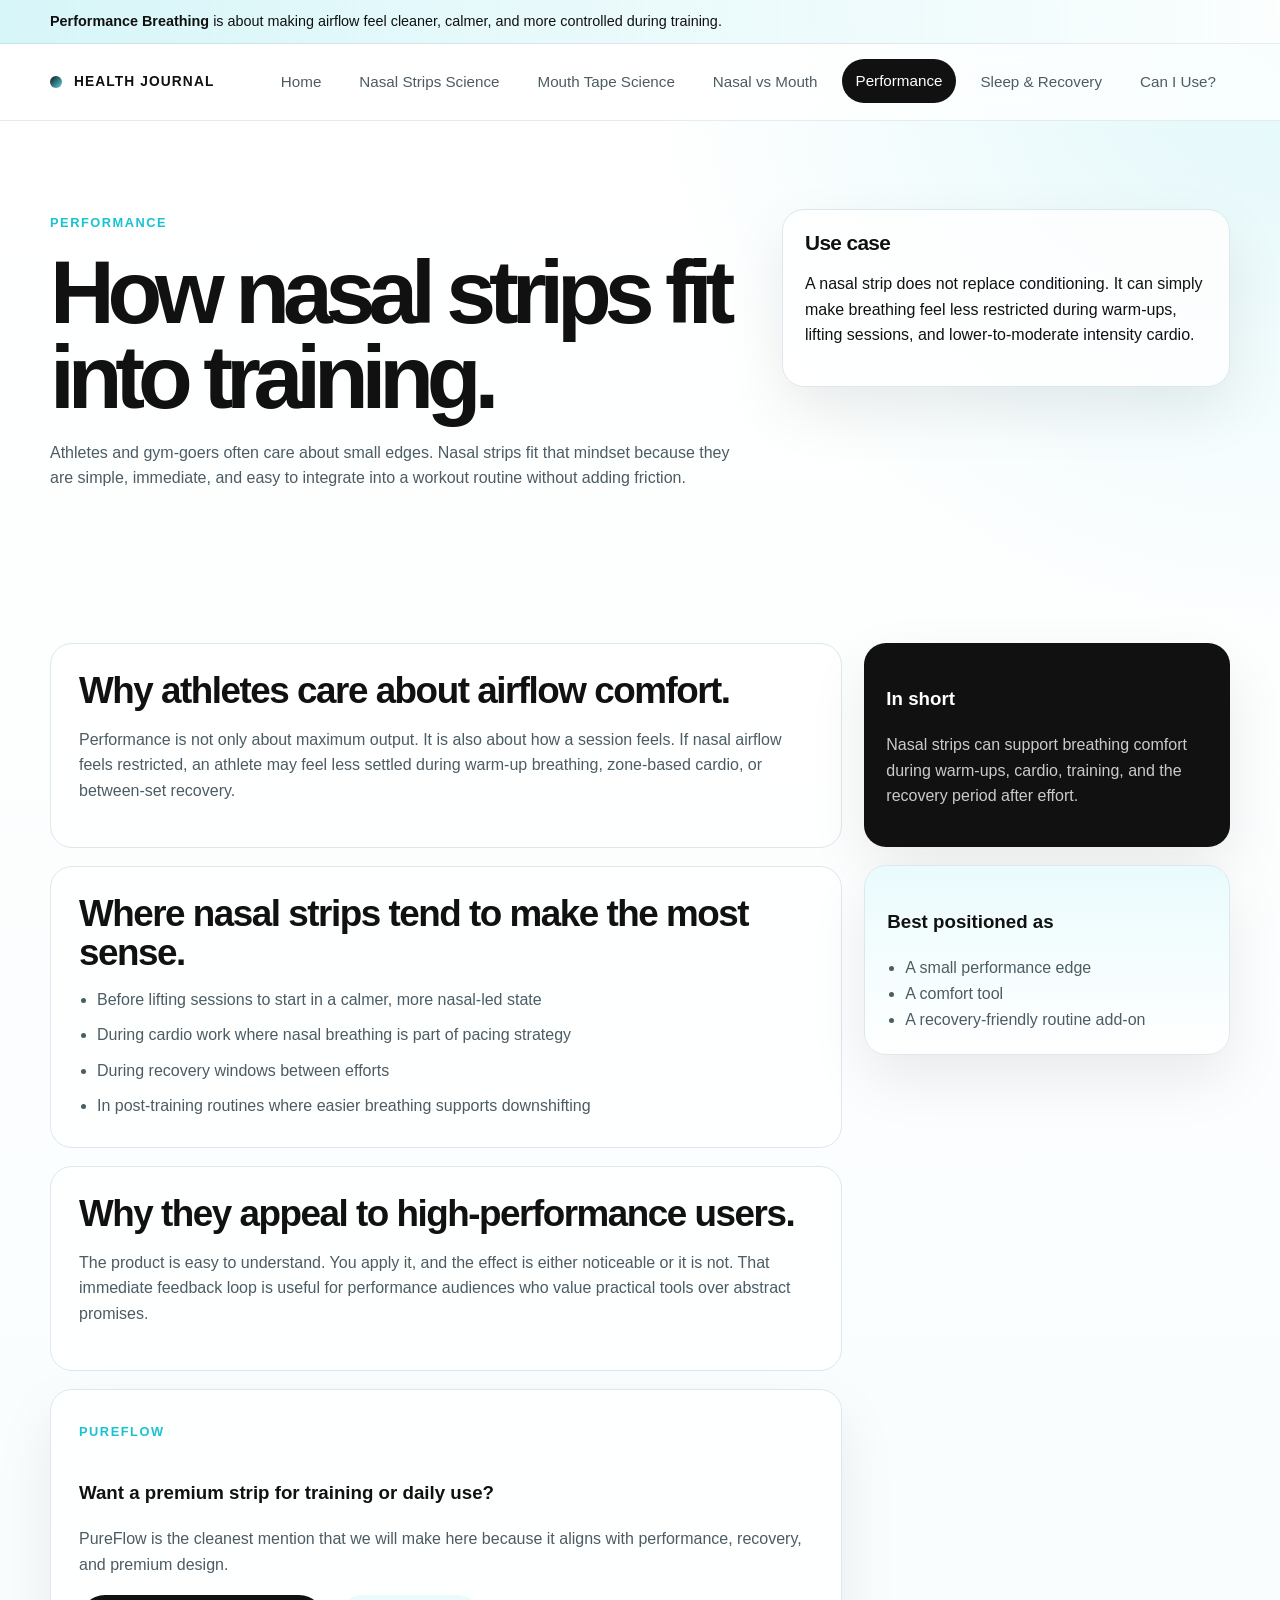
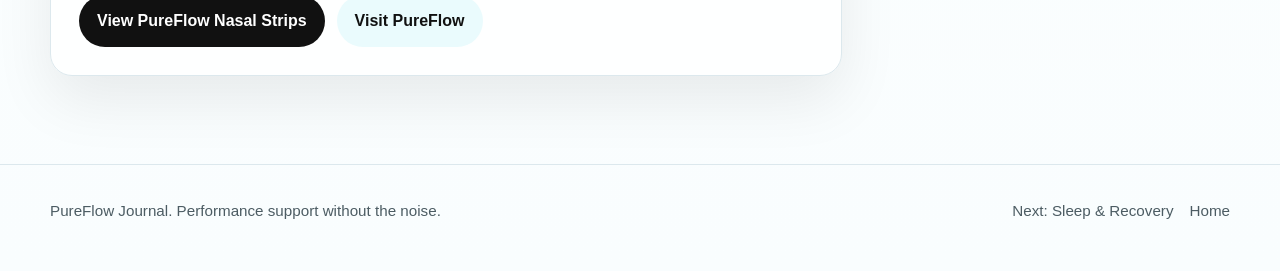
<file: performance.html>
<!DOCTYPE html>
<html lang="en">
  <head>
    <meta charset="UTF-8" />
    <meta name="viewport" content="width=device-width, initial-scale=1.0" />
    <title>Nasal Strips.</title>
    <meta
      name="description"
      content="See how nasal strips can be used in training, cardio, warm-ups, and recovery routines with PureFlow as a premium performance support brand."
    />
    <meta name="theme-color" content="#56d7e3" />
    <link rel="canonical" href="https://nasalstrips.in/performance.html" />
    <link rel="icon" href="favicon.svg" type="image/svg+xml" />
    <link rel="stylesheet" href="styles.css" />
  </head>
  <body>
    <div class="announcement">
      <div class="section-inner">
        <strong>Performance Breathing</strong> is about making airflow feel cleaner, calmer, and more controlled during training.
      </div>
    </div>

    <header class="site-header">
      <div class="header-inner">
        <a class="brand-mark" href="index.html">
          <span class="brand-dot"></span>
          Health Journal
        </a>
        <nav class="nav-links desktop-nav" aria-label="Primary navigation">
          <a class="nav-link" href="index.html">Home</a>
          <a class="nav-link" href="science-nasal-strips.html">Nasal Strips Science</a>
          <a class="nav-link" href="science-mouth-tape.html">Mouth Tape Science</a>
          <a class="nav-link" href="nasal-vs-mouth-breathing.html">Nasal vs Mouth</a>
          <a class="nav-link active" href="performance.html">Performance</a>
          <a class="nav-link" href="sleep-recovery.html">Sleep & Recovery</a>
          <a class="nav-link" href="can-i-use.html">Can I Use?</a>
        </nav>
        <details class="mobile-menu">
          <summary>Menu</summary>
          <nav class="mobile-menu-panel" aria-label="Mobile navigation">
            <a class="nav-link" href="index.html">Home</a>
            <a class="nav-link" href="science-nasal-strips.html">Nasal Strips Science</a>
            <a class="nav-link" href="science-mouth-tape.html">Mouth Tape Science</a>
            <a class="nav-link" href="nasal-vs-mouth-breathing.html">Nasal vs Mouth</a>
            <a class="nav-link active" href="performance.html">Performance</a>
            <a class="nav-link" href="sleep-recovery.html">Sleep & Recovery</a>
            <a class="nav-link" href="can-i-use.html">Can I Use?</a>
          </nav>
        </details>
      </div>
    </header>

    <main>
      <section class="article-hero">
        <div class="section-inner">
          <div class="article-hero-grid">
            <div>
              <span class="eyebrow">Performance</span>
              <h1 class="article-title">How nasal strips fit into training.</h1>
              <p class="article-lead">
                Athletes and gym-goers often care about small edges. Nasal strips fit that mindset because they are simple, immediate, and easy to integrate into a workout routine without adding friction.
              </p>
            </div>
            <div class="article-panel">
              <h3>Use case</h3>
              <p>
                A nasal strip does not replace conditioning. It can simply make breathing feel less restricted during warm-ups, lifting sessions, and lower-to-moderate intensity cardio.
              </p>
            </div>
          </div>
        </div>
      </section>

      <section class="section">
        <div class="section-inner">
          <div class="article-shell">
            <div class="article-body">
              <div class="article-block">
                <h2>Why athletes care about airflow comfort.</h2>
                <p>
                  Performance is not only about maximum output. It is also about how a session feels. If nasal airflow feels restricted, an athlete may feel less settled during warm-up breathing, zone-based cardio, or between-set recovery.
                </p>
              </div>

              <div class="article-block">
                <h2>Where nasal strips tend to make the most sense.</h2>
                <ul>
                  <li>Before lifting sessions to start in a calmer, more nasal-led state</li>
                  <li>During cardio work where nasal breathing is part of pacing strategy</li>
                  <li>During recovery windows between efforts</li>
                  <li>In post-training routines where easier breathing supports downshifting</li>
                </ul>
              </div>

              <div class="article-block">
                <h2>Why they appeal to high-performance users.</h2>
                <p>
                  The product is easy to understand. You apply it, and the effect is either noticeable or it is not. That immediate feedback loop is useful for performance audiences who value practical tools over abstract promises.
                </p>
              </div>

              <!-- <div class="article-block">
                <h2>Gym positioning for the website.</h2>
                <p>
                  This page should feel refined rather than aggressively sporty. The right aesthetic is premium functional wellness: cleaner breathing, better composure, better training flow.
                </p>
              </div>

              <div class="article-block">
                <h2>How to frame it responsibly.</h2>
                <p>
                  Avoid claims that suggest a nasal strip alone will transform athletic performance. A stronger and more credible message is that it may support breathing comfort and help some users stay more committed to nasal breathing during selected parts of training.
                </p>
              </div> -->

              <div class="cta-panel">
                <span class="eyebrow">PureFlow</span>
                <h3>Want a premium strip for training or daily use?</h3>
                <p>
                  PureFlow is the cleanest mention that we will make here because it aligns with performance, recovery, and premium design.
                </p>
                <div class="button-row">
                  <a class="button" href="https://www.pureflowtape.com/products/pureflow-nasal-strips?utm_source=journal_website&utm_medium=referral&utm_campaign=nasal_strips_journal&utm_term=nasal_strips&utm_content=performance_product_button" target="_blank" rel="noreferrer">View PureFlow Nasal Strips</a>
                  <a class="button-secondary" href="https://www.pureflowtape.com/?utm_source=journal_website&utm_medium=referral&utm_campaign=nasal_strips_journal&utm_term=brand&utm_content=performance_brand_button" target="_blank" rel="noreferrer">Visit PureFlow</a>
                </div>
              </div>
            </div>

            <aside class="side-stack">
              <div class="side-card">
                <h3>In short</h3>
                <p>Nasal strips can support breathing comfort during warm-ups, cardio, training, and the recovery period after effort.</p>
              </div>
              <div class="side-card alt">
                <h3>Best positioned as</h3>
                <ul>
                  <li>A small performance edge</li>
                  <li>A comfort tool</li>
                  <li>A recovery-friendly routine add-on</li>
                </ul>
              </div>
            </aside>
          </div>
        </div>
      </section>
    </main>

    <footer class="site-footer">
      <div class="footer-inner">
        <div>PureFlow Journal. Performance support without the noise.</div>
        <div class="footer-links">
          <a href="sleep-recovery.html">Next: Sleep & Recovery</a>
          <a href="index.html">Home</a>
        </div>
      </div>
    </footer>
  </body>
</html>
</file>
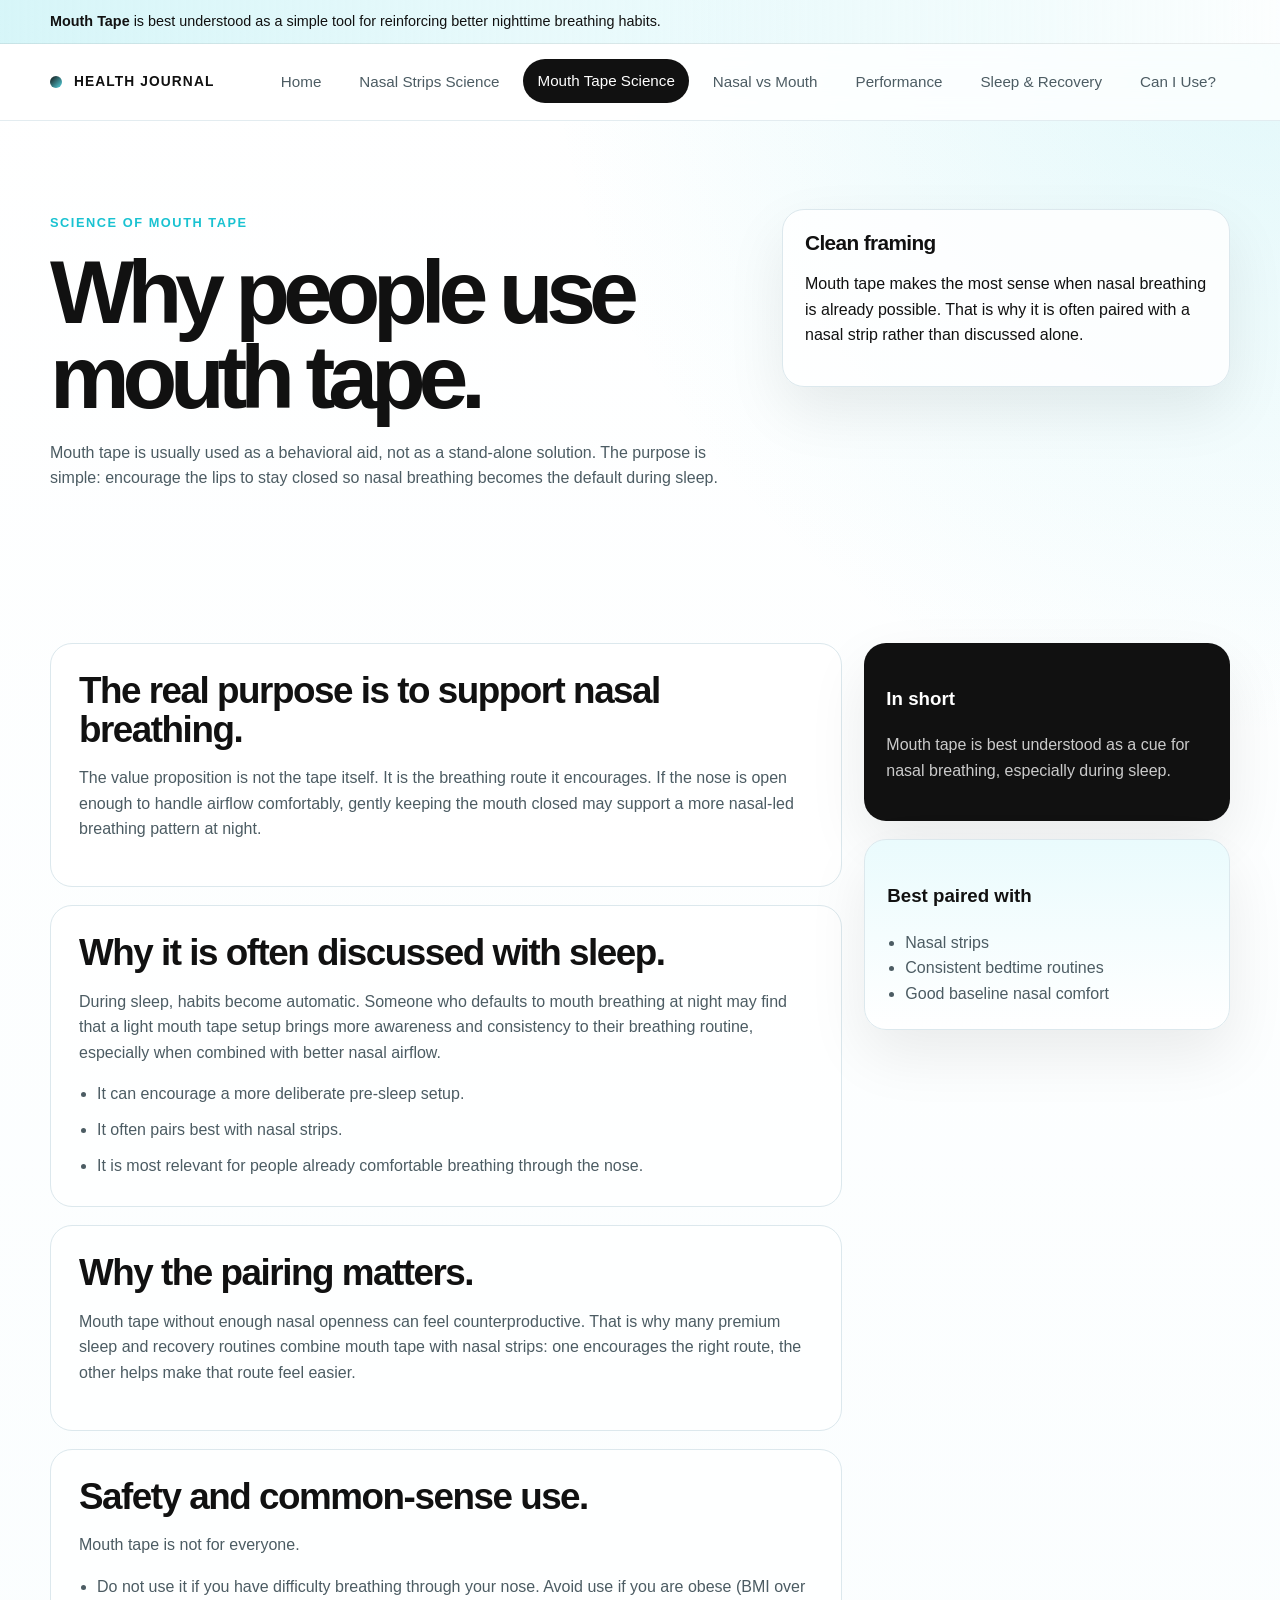
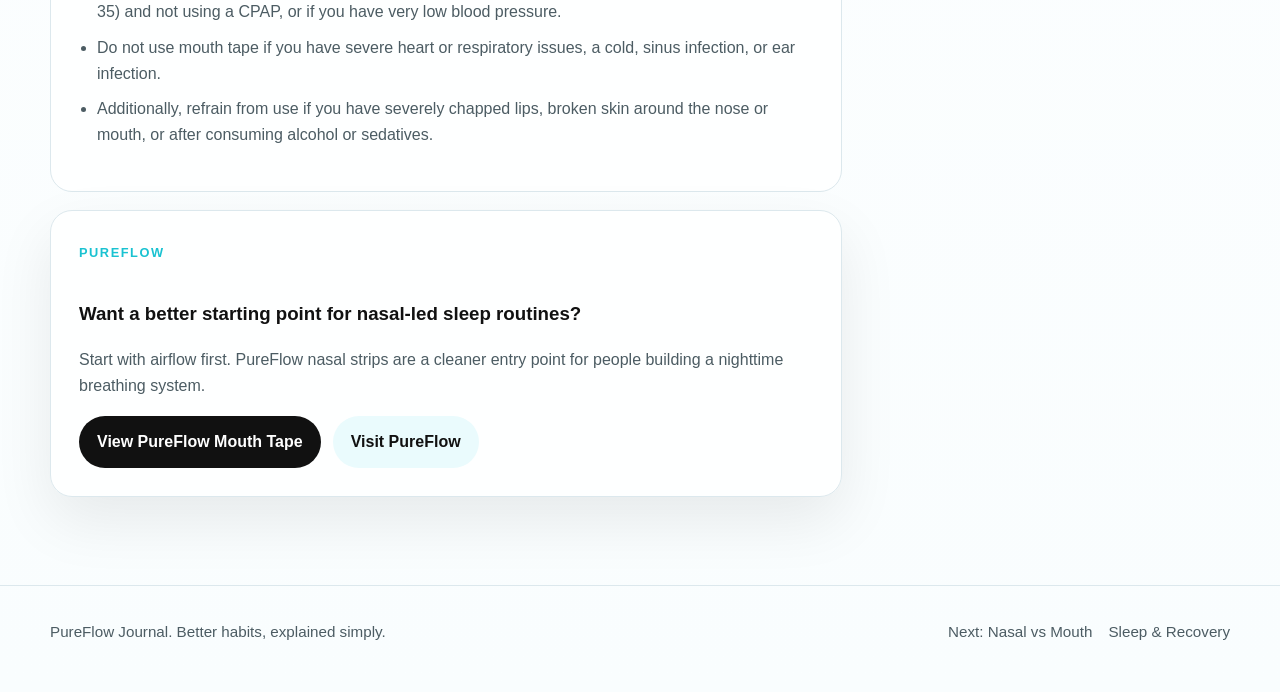
<file: science-mouth-tape.html>
<!DOCTYPE html>
<html lang="en">
  <head>
    <meta charset="UTF-8" />
    <meta name="viewport" content="width=device-width, initial-scale=1.0" />
    <title>Nasal Strips.</title>
    <meta
      name="description"
      content="Understand how mouth tape is used, why it is paired with nasal breathing, and how it can fit into a PureFlow sleep and recovery routine."
    />
    <meta name="theme-color" content="#56d7e3" />
    <link rel="canonical" href="https://nasalstrips.in/science-mouth-tape.html" />
    <link rel="icon" href="favicon.svg" type="image/svg+xml" />
    <link rel="stylesheet" href="styles.css" />
  </head>
  <body>
    <div class="announcement">
      <div class="section-inner">
        <strong>Mouth Tape</strong> is best understood as a simple tool for reinforcing better nighttime breathing habits.
      </div>
    </div>

    <header class="site-header">
      <div class="header-inner">
        <a class="brand-mark" href="index.html">
          <span class="brand-dot"></span>
          Health Journal
        </a>
        <nav class="nav-links desktop-nav" aria-label="Primary navigation">
          <a class="nav-link" href="index.html">Home</a>
          <a class="nav-link" href="science-nasal-strips.html">Nasal Strips Science</a>
          <a class="nav-link active" href="science-mouth-tape.html">Mouth Tape Science</a>
          <a class="nav-link" href="nasal-vs-mouth-breathing.html">Nasal vs Mouth</a>
          <a class="nav-link" href="performance.html">Performance</a>
          <a class="nav-link" href="sleep-recovery.html">Sleep & Recovery</a>
          <a class="nav-link" href="can-i-use.html">Can I Use?</a>
        </nav>
        <details class="mobile-menu">
          <summary>Menu</summary>
          <nav class="mobile-menu-panel" aria-label="Mobile navigation">
            <a class="nav-link" href="index.html">Home</a>
            <a class="nav-link" href="science-nasal-strips.html">Nasal Strips Science</a>
            <a class="nav-link active" href="science-mouth-tape.html">Mouth Tape Science</a>
            <a class="nav-link" href="nasal-vs-mouth-breathing.html">Nasal vs Mouth</a>
            <a class="nav-link" href="performance.html">Performance</a>
            <a class="nav-link" href="sleep-recovery.html">Sleep & Recovery</a>
            <a class="nav-link" href="can-i-use.html">Can I Use?</a>
          </nav>
        </details>
      </div>
    </header>

    <main>
      <section class="article-hero">
        <div class="section-inner">
          <div class="article-hero-grid">
            <div>
              <span class="eyebrow">Science of mouth tape</span>
              <h1 class="article-title">Why people use mouth tape.</h1>
              <p class="article-lead">
                Mouth tape is usually used as a behavioral aid, not as a stand-alone solution. The purpose is simple: encourage the lips to stay closed so nasal breathing becomes the default during sleep.
              </p>
            </div>
            <div class="article-panel">
              <h3>Clean framing</h3>
              <p>
                Mouth tape makes the most sense when nasal breathing is already possible. That is why it is often paired with a nasal strip rather than discussed alone.
              </p>
            </div>
          </div>
        </div>
      </section>

      <section class="section">
        <div class="section-inner">
          <div class="article-shell">
            <div class="article-body">
              <div class="article-block">
                <h2>The real purpose is to support nasal breathing.</h2>
                <p>
                  The value proposition is not the tape itself. It is the breathing route it encourages. If the nose is open enough to handle airflow comfortably, gently keeping the mouth closed may support a more nasal-led breathing pattern at night.
                </p>
              </div>

              <div class="article-block">
                <h2>Why it is often discussed with sleep.</h2>
                <p>
                  During sleep, habits become automatic. Someone who defaults to mouth breathing at night may find that a light mouth tape setup brings more awareness and consistency to their breathing routine, especially when combined with better nasal airflow.
                </p>
                <ul>
                  <li>It can encourage a more deliberate pre-sleep setup.</li>
                  <li>It often pairs best with nasal strips.</li>
                  <li>It is most relevant for people already comfortable breathing through the nose.</li>
                </ul>
              </div>

              <div class="article-block">
                <h2>Why the pairing matters.</h2>
                <p>
                  Mouth tape without enough nasal openness can feel counterproductive. That is why many premium sleep and recovery routines combine mouth tape with nasal strips: one encourages the right route, the other helps make that route feel easier.
                </p>
              </div>

              <div class="article-block">
                <h2>Safety and common-sense use.</h2>
                <p>
                  Mouth tape is not for everyone.
                  <ul>
                    <li>Do not use it if you have difficulty breathing through your nose. Avoid use if you are obese (BMI over 35) and not using a CPAP, or if you have very low blood pressure.</li>
                    <li>Do not use mouth tape if you have severe heart or respiratory issues, a cold, sinus infection, or ear infection.</li>
                    <li>Additionally, refrain from use if you have severely chapped lips, broken skin around the nose or mouth, or after consuming alcohol or sedatives.</li>
                  </ul>
                </p>
              </div>

              <!-- <div class="article-block">
                <h2>Where it fits in the PureFlow world.</h2>
                <p>
                  PureFlow’s brand strength is in premium simplicity. Mouth tape belongs in the story as part of a broader sleep and recovery system, not as a gimmick and not as a dramatic biohack.
                </p>
              </div> -->

              <div class="cta-panel">
                <span class="eyebrow">PureFlow</span>
                <h3>Want a better starting point for nasal-led sleep routines?</h3>
                <p>
                  Start with airflow first. PureFlow nasal strips are a cleaner entry point for people building a nighttime breathing system.
                </p>
                <div class="button-row">
                  <a class="button" href="https://www.pureflowtape.com/products/purerest-by-pureflow?utm_source=journal_website&utm_medium=referral&utm_campaign=nasal_strips_journal&utm_term=mouth_tape&utm_content=science_mouth_tape_product_button" target="_blank" rel="noreferrer">View PureFlow Mouth Tape</a>
                  <a class="button-secondary" href="https://www.pureflowtape.com/?utm_source=journal_website&utm_medium=referral&utm_campaign=nasal_strips_journal&utm_term=brand&utm_content=science_mouth_tape_brand_button" target="_blank" rel="noreferrer">Visit PureFlow</a>
                </div>
              </div>
            </div>

            <aside class="side-stack">
              <div class="side-card">
                <h3>In short</h3>
                <p>Mouth tape is best understood as a cue for nasal breathing, especially during sleep.</p>
              </div>
              <div class="side-card alt">
                <h3>Best paired with</h3>
                <ul>
                  <li>Nasal strips</li>
                  <li>Consistent bedtime routines</li>
                  <li>Good baseline nasal comfort</li>
                </ul>
              </div>
            </aside>
          </div>
        </div>
      </section>
    </main>

    <footer class="site-footer">
      <div class="footer-inner">
        <div>PureFlow Journal. Better habits, explained simply.</div>
        <div class="footer-links">
          <a href="nasal-vs-mouth-breathing.html">Next: Nasal vs Mouth</a>
          <a href="sleep-recovery.html">Sleep & Recovery</a>
        </div>
      </div>
    </footer>
  </body>
</html>
</file>
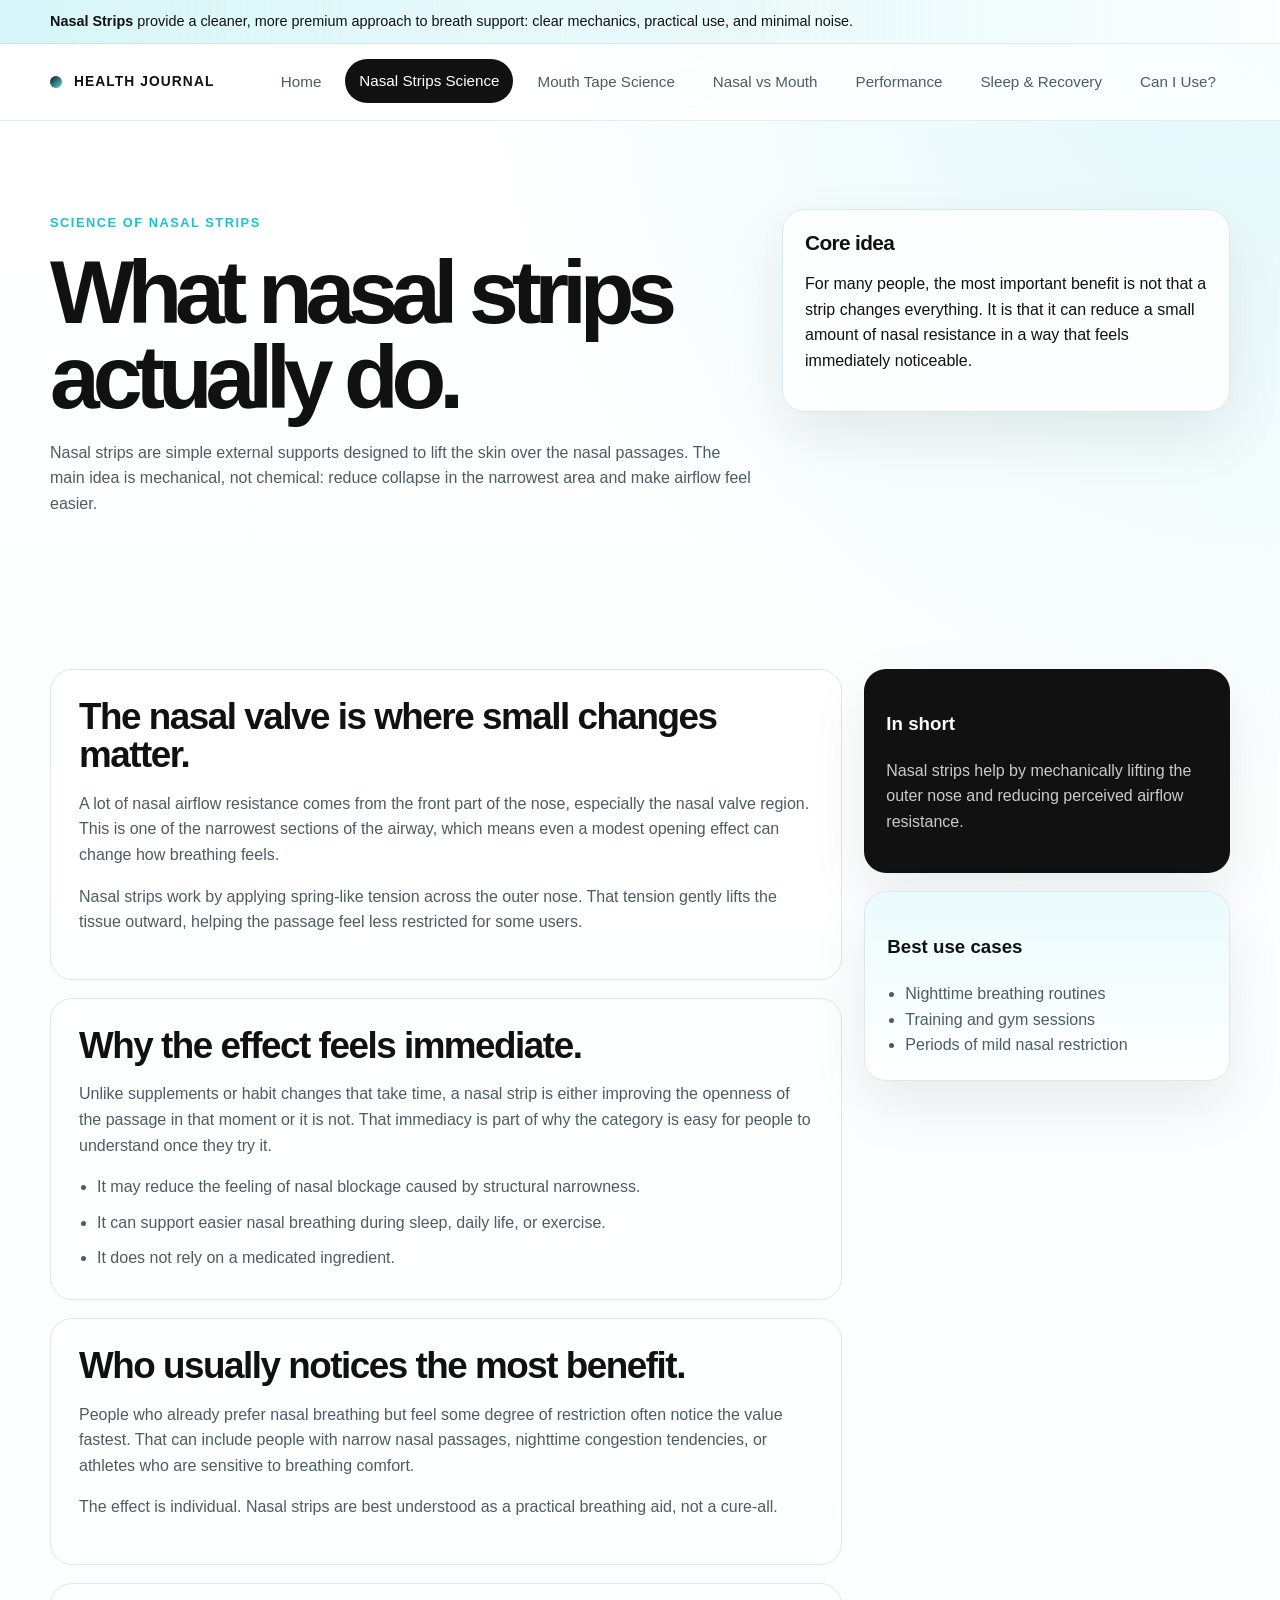
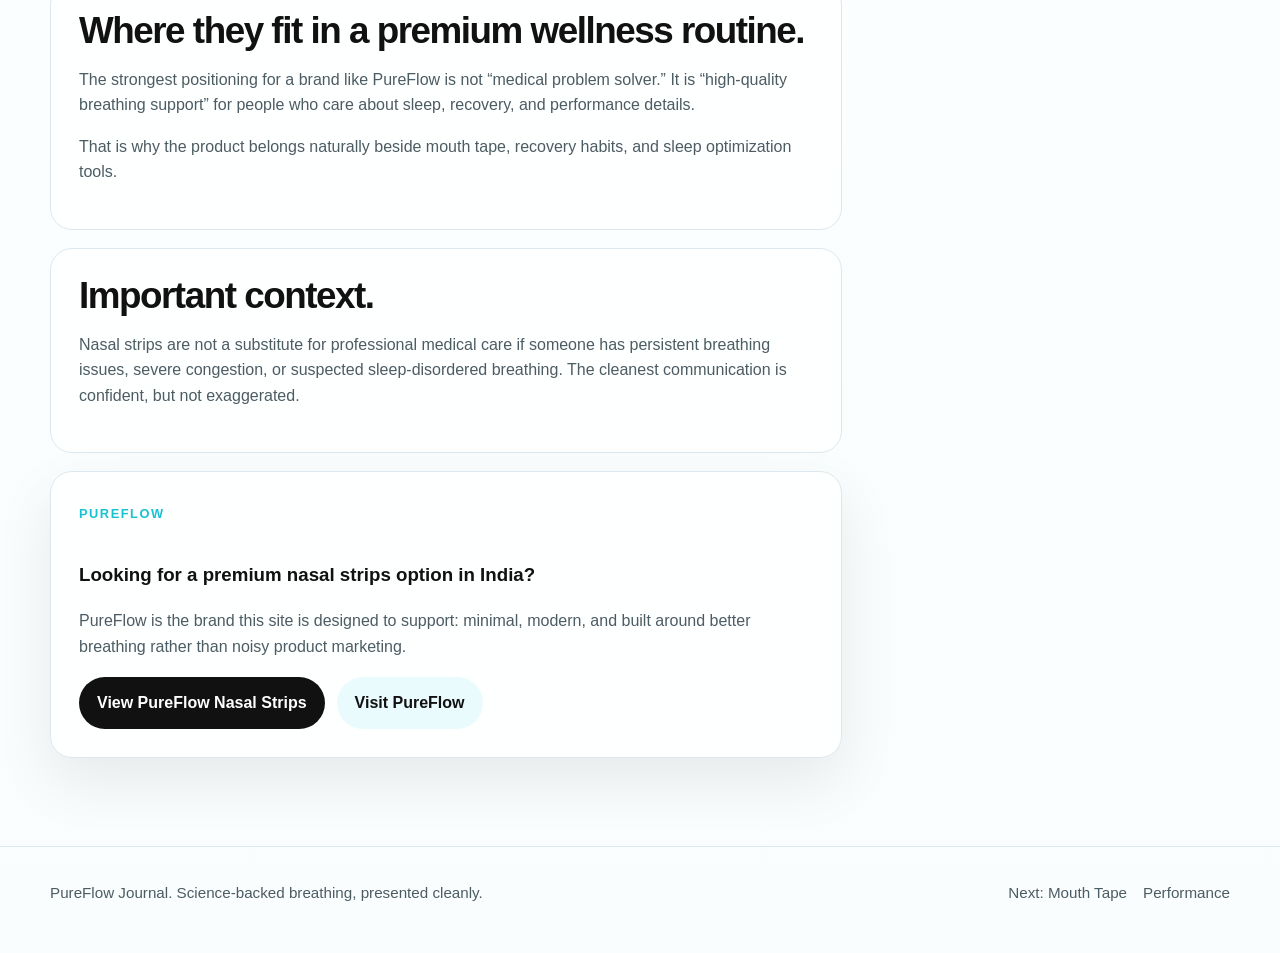
<file: science-nasal-strips.html>
<!DOCTYPE html>
<html lang="en">
  <head>
    <meta charset="UTF-8" />
    <meta name="viewport" content="width=device-width, initial-scale=1.0" />
    <title>Nasal Strips.</title>
    <meta
      name="description"
      content="Learn how nasal strips work, why the nasal valve matters, and how PureFlow fits into a science-backed breathing routine."
    />
    <meta name="theme-color" content="#56d7e3" />
    <link rel="canonical" href="https://nasalstrips.in/science-nasal-strips.html" />
    <link rel="icon" href="favicon.svg" type="image/svg+xml" />
    <link rel="stylesheet" href="styles.css" />
  </head>
  <body>
    <div class="announcement">
      <div class="section-inner">
        <strong>Nasal Strips</strong> provide a cleaner, more premium approach to breath support: clear mechanics, practical use, and minimal noise.
      </div>
    </div>

    <header class="site-header">
      <div class="header-inner">
        <a class="brand-mark" href="index.html">
          <span class="brand-dot"></span>
          Health Journal
        </a>
        <nav class="nav-links desktop-nav" aria-label="Primary navigation">
          <a class="nav-link" href="index.html">Home</a>
          <a class="nav-link active" href="science-nasal-strips.html">Nasal Strips Science</a>
          <a class="nav-link" href="science-mouth-tape.html">Mouth Tape Science</a>
          <a class="nav-link" href="nasal-vs-mouth-breathing.html">Nasal vs Mouth</a>
          <a class="nav-link" href="performance.html">Performance</a>
          <a class="nav-link" href="sleep-recovery.html">Sleep & Recovery</a>
          <a class="nav-link" href="can-i-use.html">Can I Use?</a>
        </nav>
        <details class="mobile-menu">
          <summary>Menu</summary>
          <nav class="mobile-menu-panel" aria-label="Mobile navigation">
            <a class="nav-link" href="index.html">Home</a>
            <a class="nav-link active" href="science-nasal-strips.html">Nasal Strips Science</a>
            <a class="nav-link" href="science-mouth-tape.html">Mouth Tape Science</a>
            <a class="nav-link" href="nasal-vs-mouth-breathing.html">Nasal vs Mouth</a>
            <a class="nav-link" href="performance.html">Performance</a>
            <a class="nav-link" href="sleep-recovery.html">Sleep & Recovery</a>
            <a class="nav-link" href="can-i-use.html">Can I Use?</a>
          </nav>
        </details>
      </div>
    </header>

    <main>
      <section class="article-hero">
        <div class="section-inner">
          <div class="article-hero-grid">
            <div>
              <span class="eyebrow">Science of nasal strips</span>
              <h1 class="article-title">What nasal strips actually do.</h1>
              <p class="article-lead">
                Nasal strips are simple external supports designed to lift the skin over the nasal passages. The main idea is mechanical, not chemical: reduce collapse in the narrowest area and make airflow feel easier.
              </p>
            </div>
            <div class="article-panel">
              <h3>Core idea</h3>
              <p>
                For many people, the most important benefit is not that a strip changes everything. It is that it can reduce a small amount of nasal resistance in a way that feels immediately noticeable.
              </p>
            </div>
          </div>
        </div>
      </section>

      <section class="section">
        <div class="section-inner">
          <div class="article-shell">
            <div class="article-body">
              <div class="article-block">
                <h2>The nasal valve is where small changes matter.</h2>
                <p>
                  A lot of nasal airflow resistance comes from the front part of the nose, especially the nasal valve region. This is one of the narrowest sections of the airway, which means even a modest opening effect can change how breathing feels.
                </p>
                <p>
                  Nasal strips work by applying spring-like tension across the outer nose. That tension gently lifts the tissue outward, helping the passage feel less restricted for some users.
                </p>
              </div>

              <div class="article-block">
                <h2>Why the effect feels immediate.</h2>
                <p>
                  Unlike supplements or habit changes that take time, a nasal strip is either improving the openness of the passage in that moment or it is not. That immediacy is part of why the category is easy for people to understand once they try it.
                </p>
                <ul>
                  <li>It may reduce the feeling of nasal blockage caused by structural narrowness.</li>
                  <li>It can support easier nasal breathing during sleep, daily life, or exercise.</li>
                  <li>It does not rely on a medicated ingredient.</li>
                </ul>
              </div>

              <div class="article-block">
                <h2>Who usually notices the most benefit.</h2>
                <p>
                  People who already prefer nasal breathing but feel some degree of restriction often notice the value fastest. That can include people with narrow nasal passages, nighttime congestion tendencies, or athletes who are sensitive to breathing comfort.
                </p>
                <p>
                  The effect is individual. Nasal strips are best understood as a practical breathing aid, not a cure-all.
                </p>
              </div>

              <div class="article-block">
                <h2>Where they fit in a premium wellness routine.</h2>
                <p>
                  The strongest positioning for a brand like PureFlow is not “medical problem solver.” It is “high-quality breathing support” for people who care about sleep, recovery, and performance details.
                </p>
                <p>
                  That is why the product belongs naturally beside mouth tape, recovery habits, and sleep optimization tools.
                </p>
              </div>

              <div class="article-block">
                <h2>Important context.</h2>
                <p>
                  Nasal strips are not a substitute for professional medical care if someone has persistent breathing issues, severe congestion, or suspected sleep-disordered breathing. The cleanest communication is confident, but not exaggerated.
                </p>
              </div>

              <div class="cta-panel">
                <span class="eyebrow">PureFlow</span>
                <h3>Looking for a premium nasal strips option in India?</h3>
                <p>
                  PureFlow is the brand this site is designed to support: minimal, modern, and built around better breathing rather than noisy product marketing.
                </p>
                <div class="button-row">
                  <a class="button" href="https://www.pureflowtape.com/products/pureflow-nasal-strips?utm_source=journal_website&utm_medium=referral&utm_campaign=nasal_strips_journal&utm_term=nasal_strips&utm_content=science_nasal_strips_product_button" target="_blank" rel="noreferrer">View PureFlow Nasal Strips</a>
                  <a class="button-secondary" href="https://www.pureflowtape.com/?utm_source=journal_website&utm_medium=referral&utm_campaign=nasal_strips_journal&utm_term=brand&utm_content=science_nasal_strips_brand_button" target="_blank" rel="noreferrer">Visit PureFlow</a>
                </div>
              </div>
            </div>

            <aside class="side-stack">
              <div class="side-card">
                <h3>In short</h3>
                <p>Nasal strips help by mechanically lifting the outer nose and reducing perceived airflow resistance.</p>
              </div>
              <div class="side-card alt">
                <h3>Best use cases</h3>
                <ul>
                  <li>Nighttime breathing routines</li>
                  <li>Training and gym sessions</li>
                  <li>Periods of mild nasal restriction</li>
                </ul>
              </div>
            </aside>
          </div>
        </div>
      </section>
    </main>

    <footer class="site-footer">
      <div class="footer-inner">
        <div>PureFlow Journal. Science-backed breathing, presented cleanly.</div>
        <div class="footer-links">
          <a href="science-mouth-tape.html">Next: Mouth Tape</a>
          <a href="performance.html">Performance</a>
        </div>
      </div>
    </footer>
  </body>
</html>
</file>
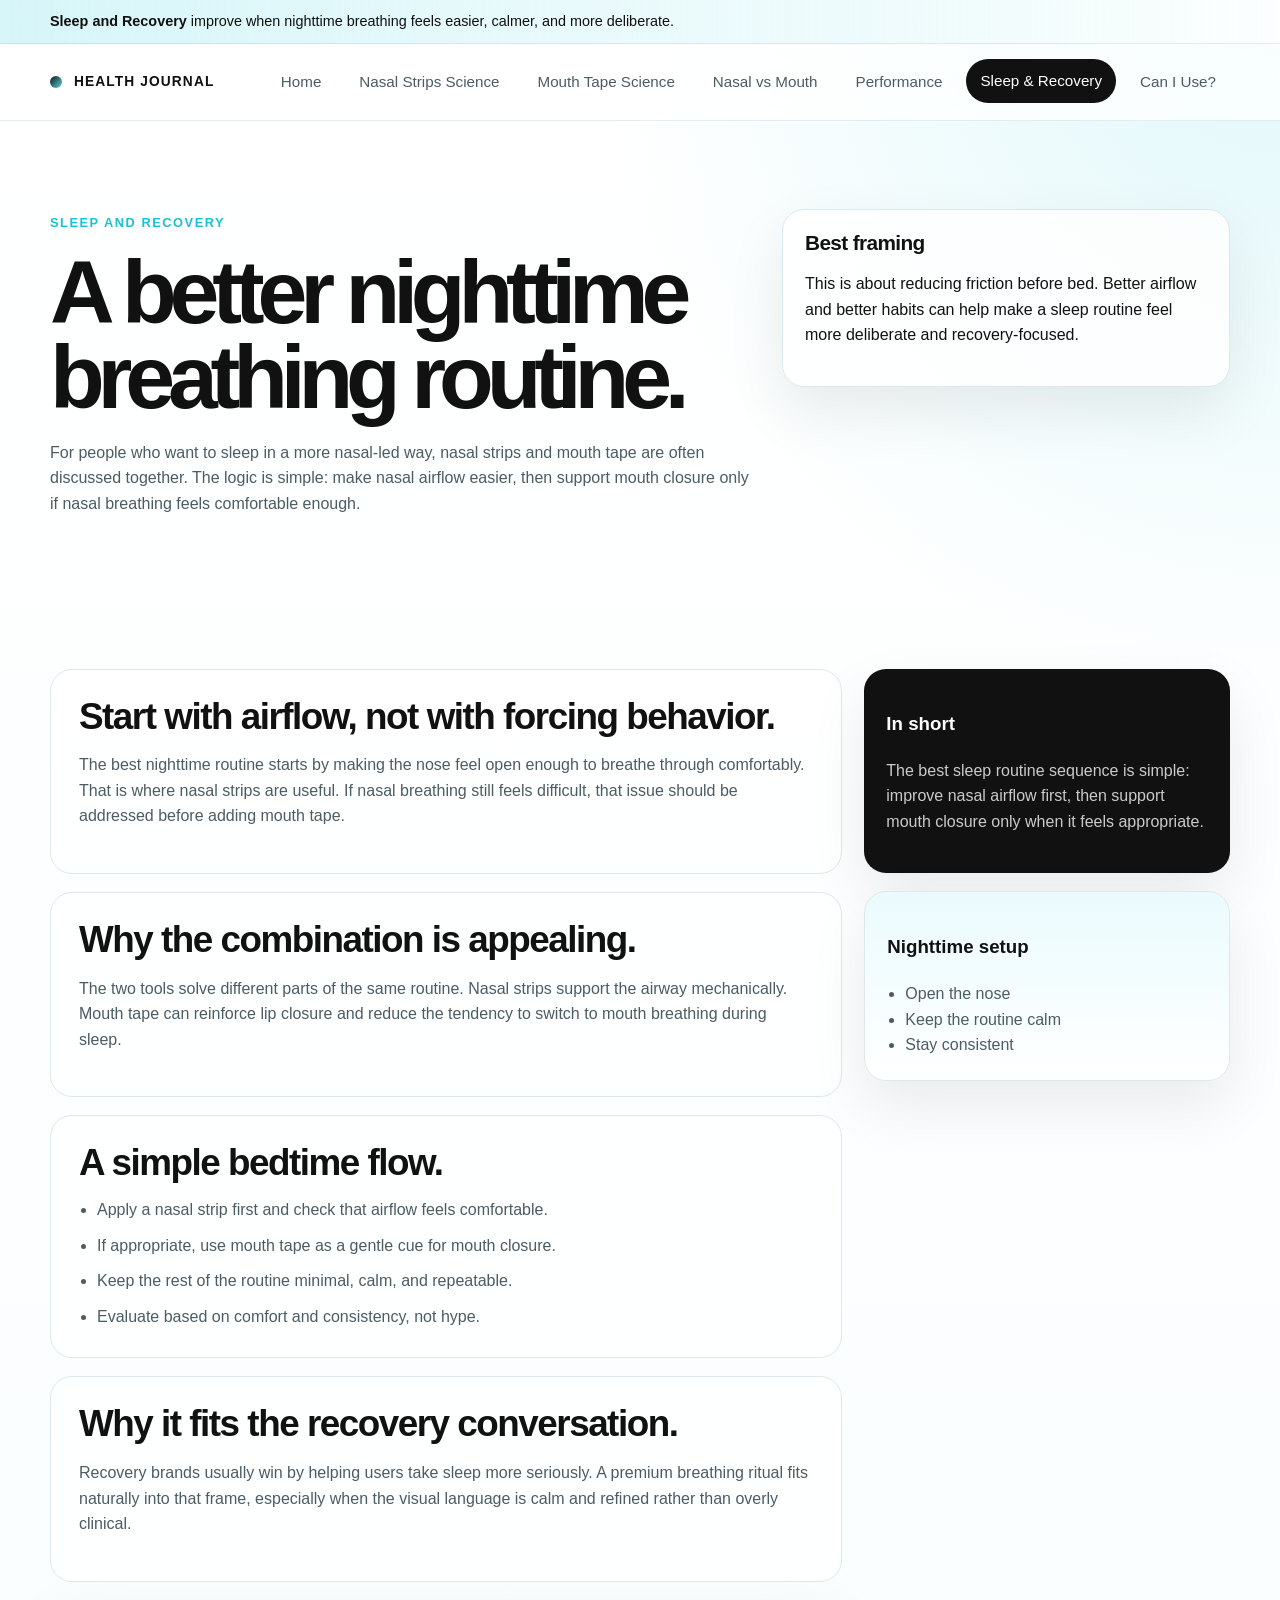
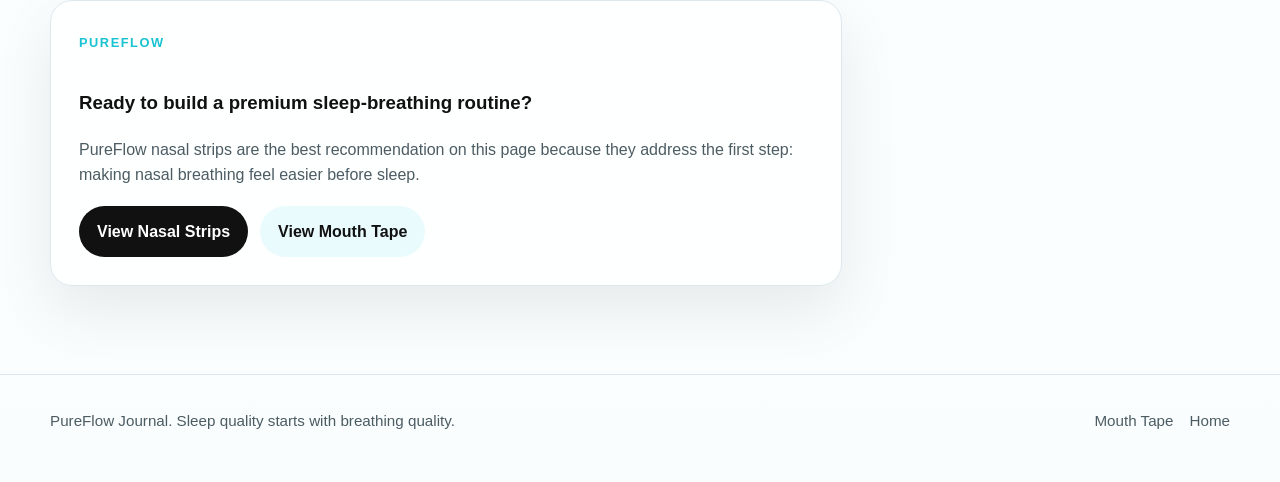
<file: sleep-recovery.html>
<!DOCTYPE html>
<html lang="en">
  <head>
    <meta charset="UTF-8" />
    <meta name="viewport" content="width=device-width, initial-scale=1.0" />
    <title>Nasal Strips.</title>
    <meta
      name="description"
      content="See how nasal strips and mouth tape can be paired in a cleaner nighttime breathing routine focused on sleep quality and recovery."
    />
    <meta name="theme-color" content="#56d7e3" />
    <link rel="canonical" href="https://nasalstrips.in/sleep-recovery.html" />
    <link rel="icon" href="favicon.svg" type="image/svg+xml" />
    <link rel="stylesheet" href="styles.css" />
  </head>
  <body>
    <div class="announcement">
      <div class="section-inner">
        <strong>Sleep and Recovery</strong> improve when nighttime breathing feels easier, calmer, and more deliberate.
      </div>
    </div>

    <header class="site-header">
      <div class="header-inner">
        <a class="brand-mark" href="index.html">
          <span class="brand-dot"></span>
          Health Journal
        </a>
        <nav class="nav-links desktop-nav" aria-label="Primary navigation">
          <a class="nav-link" href="index.html">Home</a>
          <a class="nav-link" href="science-nasal-strips.html">Nasal Strips Science</a>
          <a class="nav-link" href="science-mouth-tape.html">Mouth Tape Science</a>
          <a class="nav-link" href="nasal-vs-mouth-breathing.html">Nasal vs Mouth</a>
          <a class="nav-link" href="performance.html">Performance</a>
          <a class="nav-link active" href="sleep-recovery.html">Sleep & Recovery</a>
          <a class="nav-link" href="can-i-use.html">Can I Use?</a>
        </nav>
        <details class="mobile-menu">
          <summary>Menu</summary>
          <nav class="mobile-menu-panel" aria-label="Mobile navigation">
            <a class="nav-link" href="index.html">Home</a>
            <a class="nav-link" href="science-nasal-strips.html">Nasal Strips Science</a>
            <a class="nav-link" href="science-mouth-tape.html">Mouth Tape Science</a>
            <a class="nav-link" href="nasal-vs-mouth-breathing.html">Nasal vs Mouth</a>
            <a class="nav-link" href="performance.html">Performance</a>
            <a class="nav-link active" href="sleep-recovery.html">Sleep & Recovery</a>
            <a class="nav-link" href="can-i-use.html">Can I Use?</a>
          </nav>
        </details>
      </div>
    </header>

    <main>
      <section class="article-hero">
        <div class="section-inner">
          <div class="article-hero-grid">
            <div>
              <span class="eyebrow">Sleep and recovery</span>
              <h1 class="article-title">A better nighttime breathing routine.</h1>
              <p class="article-lead">
                For people who want to sleep in a more nasal-led way, nasal strips and mouth tape are often discussed together. The logic is simple: make nasal airflow easier, then support mouth closure only if nasal breathing feels comfortable enough.
              </p>
            </div>
            <div class="article-panel">
              <h3>Best framing</h3>
              <p>
                This is about reducing friction before bed. Better airflow and better habits can help make a sleep routine feel more deliberate and recovery-focused.
              </p>
            </div>
          </div>
        </div>
      </section>

      <section class="section">
        <div class="section-inner">
          <div class="article-shell">
            <div class="article-body">
              <div class="article-block">
                <h2>Start with airflow, not with forcing behavior.</h2>
                <p>
                  The best nighttime routine starts by making the nose feel open enough to breathe through comfortably. That is where nasal strips are useful. If nasal breathing still feels difficult, that issue should be addressed before adding mouth tape.
                </p>
              </div>

              <div class="article-block">
                <h2>Why the combination is appealing.</h2>
                <p>
                  The two tools solve different parts of the same routine. Nasal strips support the airway mechanically. Mouth tape can reinforce lip closure and reduce the tendency to switch to mouth breathing during sleep.
                </p>
              </div>

              <div class="article-block">
                <h2>A simple bedtime flow.</h2>
                <ul>
                  <li>Apply a nasal strip first and check that airflow feels comfortable.</li>
                  <li>If appropriate, use mouth tape as a gentle cue for mouth closure.</li>
                  <li>Keep the rest of the routine minimal, calm, and repeatable.</li>
                  <li>Evaluate based on comfort and consistency, not hype.</li>
                </ul>
              </div>

              <div class="article-block">
                <h2>Why it fits the recovery conversation.</h2>
                <p>
                  Recovery brands usually win by helping users take sleep more seriously. A premium breathing ritual fits naturally into that frame, especially when the visual language is calm and refined rather than overly clinical.
                </p>
              </div>

              <!-- <div class="article-block">
                <h2>Who should be cautious.</h2>
                <p>
                  Anyone with significant nasal obstruction, respiratory concerns, or uncertainty about nighttime breathing should be careful and seek proper guidance. The most credible version of this page is practical and measured.
                </p>
              </div> -->

              <div class="cta-panel">
                <span class="eyebrow">PureFlow</span>
                <h3>Ready to build a premium sleep-breathing routine?</h3>
                <p>
                  PureFlow nasal strips are the best recommendation on this page because they address the first step: making nasal breathing feel easier before sleep.
                </p>
                <div class="button-row">
                  <a class="button" href="https://www.pureflowtape.com/products/pureflow-nasal-strips?utm_source=journal_website&utm_medium=referral&utm_campaign=nasal_strips_journal&utm_term=nasal_strips&utm_content=sleep_recovery_nasal_strips_button" target="_blank" rel="noreferrer">View Nasal Strips</a>
                  <a class="button-secondary" href="https://www.pureflowtape.com/products/purerest-by-pureflow?utm_source=journal_website&utm_medium=referral&utm_campaign=nasal_strips_journal&utm_term=mouth_tape&utm_content=sleep_recovery_mouth_tape_button" target="_blank" rel="noreferrer">View Mouth Tape</a>
                </div>
              </div>
            </div>

            <aside class="side-stack">
              <div class="side-card">
                <h3>In short</h3>
                <p>The best sleep routine sequence is simple: improve nasal airflow first, then support mouth closure only when it feels appropriate.</p>
              </div>
              <div class="side-card alt">
                <h3>Nighttime setup</h3>
                <ul>
                  <li>Open the nose</li>
                  <li>Keep the routine calm</li>
                  <li>Stay consistent</li>
                </ul>
              </div>
            </aside>
          </div>
        </div>
      </section>
    </main>

    <footer class="site-footer">
      <div class="footer-inner">
        <div>PureFlow Journal. Sleep quality starts with breathing quality.</div>
        <div class="footer-links">
          <a href="science-mouth-tape.html">Mouth Tape</a>
          <a href="index.html">Home</a>
        </div>
      </div>
    </footer>
  </body>
</html>
</file>
<file: styles.css>
:root {
  --cyan: #56d7e3;
  --cyan-deep: #19c2d1;
  --cyan-soft: #eafbfd;
  --ink: #111111;
  --ink-muted: #4c5c63;
  --white: #ffffff;
  --border: #dce8ed;
  --surface: #f7fbfc;
  --shadow: 0 24px 60px rgba(17, 17, 17, 0.08);
  --radius-xl: 32px;
  --radius-lg: 22px;
  --radius-md: 16px;
  --radius-sm: 999px;
  --max-width: 1180px;
}

* {
  box-sizing: border-box;
}

html {
  scroll-behavior: smooth;
}

body {
  margin: 0;
  font-family: "Satoshi", "Avenir Next", "Helvetica Neue", "Segoe UI", sans-serif;
  color: var(--ink);
  background:
    radial-gradient(circle at top right, rgba(86, 215, 227, 0.18), transparent 28%),
    linear-gradient(180deg, #ffffff 0%, #f9fdfe 100%);
  line-height: 1.6;
}

a {
  color: inherit;
  text-decoration: none;
}

img {
  max-width: 100%;
}

.site-header {
  position: sticky;
  top: 0;
  z-index: 40;
  backdrop-filter: blur(14px);
  background: rgba(255, 255, 255, 0.76);
  border-bottom: 1px solid rgba(220, 232, 237, 0.8);
}

.header-inner,
.section-inner,
.footer-inner {
  width: min(var(--max-width), calc(100% - 32px));
  margin: 0 auto;
}

.header-inner {
  display: flex;
  align-items: center;
  justify-content: space-between;
  gap: 20px;
  min-height: 76px;
}

.brand-mark {
  display: inline-flex;
  align-items: center;
  gap: 12px;
  font-weight: 800;
  letter-spacing: 0.08em;
  text-transform: uppercase;
  font-size: 0.86rem;
}

.brand-dot {
  width: 12px;
  height: 12px;
  border-radius: 999px;
  background: linear-gradient(135deg, var(--ink), var(--cyan));
}

.nav-links {
  display: flex;
  flex-wrap: wrap;
  justify-content: flex-end;
  gap: 10px;
}

.mobile-menu {
  display: none;
}

.mobile-menu summary {
  list-style: none;
}

.mobile-menu summary::-webkit-details-marker {
  display: none;
}

.nav-link {
  padding: 10px 14px;
  border-radius: var(--radius-sm);
  color: var(--ink-muted);
  font-size: 0.95rem;
  white-space: nowrap;
  transition: background-color 0.2s ease, color 0.2s ease, transform 0.2s ease;
}

.nav-link:hover,
.nav-link.active {
  background: var(--ink);
  color: var(--white);
  transform: translateY(-1px);
}

.mobile-menu summary,
.mobile-menu-panel {
  border: 1px solid rgba(17, 17, 17, 0.12);
  background: rgba(255, 255, 255, 0.92);
  box-shadow: var(--shadow);
}

.mobile-menu summary {
  display: inline-flex;
  align-items: center;
  justify-content: center;
  min-width: 92px;
  padding: 11px 16px;
  border-radius: var(--radius-sm);
  font-size: 0.84rem;
  font-weight: 800;
  letter-spacing: 0.1em;
  text-transform: uppercase;
  cursor: pointer;
}

.mobile-menu-panel {
  position: absolute;
  top: calc(100% + 10px);
  right: 0;
  display: grid;
  gap: 8px;
  min-width: min(320px, calc(100vw - 22px));
  padding: 12px;
  border-radius: 22px;
}

.mobile-menu-panel .nav-link {
  display: block;
}

.announcement {
  border-bottom: 1px solid rgba(17, 17, 17, 0.08);
  background: linear-gradient(90deg, rgba(86, 215, 227, 0.24), rgba(255, 255, 255, 0.9));
}

.announcement .section-inner {
  padding: 10px 0;
  font-size: 0.9rem;
  color: var(--ink);
}

.announcement strong {
  font-weight: 700;
}

.poster-hero {
  min-height: calc(100vh - 126px);
  background:
    radial-gradient(circle at 20% 20%, rgba(255, 255, 255, 0.42), transparent 26%),
    linear-gradient(135deg, #6ce5f0 0%, #56d7e3 38%, #33c8d8 100%);
  display: flex;
  align-items: flex-end;
}

.poster-hero .section-inner {
  padding: 88px 0 54px;
}

.hero-kicker {
  display: inline-flex;
  align-items: center;
  gap: 10px;
  padding: 8px 14px;
  margin-bottom: 22px;
  border-radius: var(--radius-sm);
  background: rgba(255, 255, 255, 0.68);
  border: 1px solid rgba(17, 17, 17, 0.08);
  font-size: 0.84rem;
  letter-spacing: 0.1em;
  text-transform: uppercase;
}

.poster-title {
  margin: 0;
  font-size: clamp(4.8rem, 14vw, 12rem);
  line-height: 0.9;
  letter-spacing: -0.08em;
  text-transform: uppercase;
  max-width: 9ch;
}

.hero-subgrid {
  display: grid;
  grid-template-columns: minmax(0, 1.45fr) minmax(260px, 0.8fr);
  gap: 28px;
  align-items: end;
  margin-top: 26px;
}

.hero-copy {
  max-width: 620px;
  font-size: 1.06rem;
  color: rgba(17, 17, 17, 0.82);
}

.hero-note {
  padding: 20px;
  border-radius: var(--radius-lg);
  background: rgba(17, 17, 17, 0.9);
  color: var(--white);
  box-shadow: var(--shadow);
}

.hero-note p {
  margin: 0;
  color: rgba(255, 255, 255, 0.8);
}

.scroll-cue {
  display: inline-flex;
  margin-top: 30px;
  padding: 11px 16px;
  border-radius: var(--radius-sm);
  background: rgba(255, 255, 255, 0.74);
  font-size: 0.85rem;
  letter-spacing: 0.08em;
  text-transform: uppercase;
}

.section {
  padding: 88px 0;
}

.section-muted {
  background:
    radial-gradient(circle at top left, rgba(86, 215, 227, 0.16), transparent 24%),
    var(--surface);
}

.section-intro {
  display: grid;
  grid-template-columns: minmax(0, 0.9fr) minmax(280px, 0.7fr);
  gap: 36px;
  margin-bottom: 34px;
}

.eyebrow {
  display: inline-block;
  margin-bottom: 16px;
  color: var(--cyan-deep);
  font-weight: 800;
  letter-spacing: 0.12em;
  text-transform: uppercase;
  font-size: 0.8rem;
}

.section-title {
  margin: 0;
  font-size: clamp(2rem, 4vw, 4rem);
  line-height: 1;
  letter-spacing: -0.05em;
}

.section-copy,
.article-lead,
.article-body p,
.card p,
.stat-card p,
.cta-panel p,
.faq-item p {
  color: var(--ink-muted);
}

.grid-4,
.grid-3,
.grid-2 {
  display: grid;
  gap: 20px;
}

.grid-4 {
  grid-template-columns: repeat(4, minmax(0, 1fr));
}

.grid-3 {
  grid-template-columns: repeat(3, minmax(0, 1fr));
}

.grid-2 {
  grid-template-columns: repeat(2, minmax(0, 1fr));
}

.card,
.stat-card,
.cta-panel,
.article-panel,
.faq-item {
  border: 1px solid var(--border);
  border-radius: var(--radius-lg);
  background: rgba(255, 255, 255, 0.84);
  box-shadow: var(--shadow);
}

.card {
  padding: 24px;
}

.card-number {
  display: inline-flex;
  width: 38px;
  height: 38px;
  align-items: center;
  justify-content: center;
  margin-bottom: 18px;
  border-radius: 50%;
  background: var(--cyan-soft);
  color: var(--ink);
  font-weight: 800;
}

.card h3,
.stat-card h3,
.article-panel h3,
.faq-item h3 {
  margin: 0 0 10px;
  font-size: 1.3rem;
  line-height: 1.1;
  letter-spacing: -0.03em;
}

.card-link,
.text-link {
  display: inline-flex;
  align-items: center;
  gap: 8px;
  margin-top: 18px;
  color: var(--ink);
  font-weight: 700;
}

.pill-row {
  display: flex;
  flex-wrap: wrap;
  gap: 12px;
  margin-top: 22px;
}

.pill {
  padding: 10px 14px;
  border-radius: var(--radius-sm);
  background: var(--white);
  border: 1px solid var(--border);
  color: var(--ink-muted);
}

.quote-band {
  padding: 34px;
  border-radius: var(--radius-xl);
  background: var(--ink);
  color: var(--white);
}

.quote-band p {
  margin: 0;
  font-size: clamp(1.4rem, 2.8vw, 2.3rem);
  line-height: 1.15;
  letter-spacing: -0.04em;
}

.stats-row {
  display: grid;
  grid-template-columns: repeat(3, minmax(0, 1fr));
  gap: 20px;
}

.stat-card {
  padding: 24px;
}

.stat-value {
  margin: 0 0 10px;
  font-size: 2.3rem;
  font-weight: 800;
  letter-spacing: -0.05em;
}

.article-hero {
  padding: 88px 0 48px;
}

.article-hero-grid {
  display: grid;
  grid-template-columns: minmax(0, 1.1fr) minmax(260px, 0.7fr);
  gap: 28px;
  align-items: start;
}

.article-title {
  margin: 0 0 20px;
  font-size: clamp(3rem, 7vw, 5.8rem);
  line-height: 0.95;
  letter-spacing: -0.08em;
}

.article-panel {
  padding: 22px;
}

.article-shell {
  display: grid;
  grid-template-columns: minmax(0, 1.3fr) minmax(250px, 0.6fr);
  gap: 22px;
  align-items: start;
}

.article-body {
  display: grid;
  gap: 18px;
}

.article-block {
  padding: 28px;
  border: 1px solid var(--border);
  border-radius: var(--radius-lg);
  background: rgba(255, 255, 255, 0.86);
}

.article-block h2 {
  margin: 0 0 14px;
  font-size: clamp(1.6rem, 3vw, 2.3rem);
  line-height: 1.05;
  letter-spacing: -0.04em;
}

.article-block ul {
  padding-left: 18px;
  margin: 14px 0 0;
  color: var(--ink-muted);
}

.article-block li + li {
  margin-top: 10px;
}

.side-stack {
  display: grid;
  gap: 18px;
  position: sticky;
  top: 110px;
}

.side-card {
  padding: 22px;
  border-radius: var(--radius-lg);
  background: var(--ink);
  color: var(--white);
  box-shadow: var(--shadow);
}

.side-card.alt {
  background: linear-gradient(180deg, var(--cyan-soft), #ffffff);
  color: var(--ink);
  border: 1px solid var(--border);
}

.side-card p,
.side-card li {
  color: rgba(255, 255, 255, 0.78);
}

.side-card.alt p,
.side-card.alt li {
  color: var(--ink-muted);
}

.side-card ul {
  margin: 14px 0 0;
  padding-left: 18px;
}

.utility-grid {
  display: grid;
  grid-template-columns: repeat(2, minmax(0, 1fr));
  gap: 22px;
}

.form-card {
  padding: 28px;
  border: 1px solid var(--border);
  border-radius: var(--radius-lg);
  background: rgba(255, 255, 255, 0.9);
  box-shadow: var(--shadow);
}

.form-card h3 {
  margin: 0 0 10px;
  font-size: clamp(1.7rem, 3vw, 2.4rem);
  line-height: 1.02;
  letter-spacing: -0.05em;
}

.form-card > p {
  margin: 0 0 22px;
  color: var(--ink-muted);
}

.form-grid {
  display: grid;
  grid-template-columns: repeat(2, minmax(0, 1fr));
  gap: 16px;
}

.field {
  display: grid;
  gap: 8px;
}

.field-full {
  grid-column: 1 / -1;
}

.field label,
.field legend {
  margin: 0;
  font-size: 0.94rem;
  font-weight: 700;
  color: var(--ink);
}

.field input {
  width: 100%;
  padding: 14px 16px;
  border: 1px solid var(--border);
  border-radius: 16px;
  background: #ffffff;
  color: var(--ink);
  font: inherit;
}

.fieldset {
  margin: 0;
  padding: 0;
  border: 0;
}

.toggle-row {
  display: flex;
  flex-wrap: wrap;
  gap: 10px;
}

.toggle-row label {
  position: relative;
}

.toggle-row input {
  position: absolute;
  opacity: 0;
  pointer-events: none;
}

.toggle-row span {
  display: inline-flex;
  align-items: center;
  justify-content: center;
  min-width: 72px;
  padding: 11px 14px;
  border: 1px solid var(--border);
  border-radius: var(--radius-sm);
  background: #ffffff;
  color: var(--ink-muted);
  font-weight: 700;
  transition: background-color 0.2s ease, color 0.2s ease, border-color 0.2s ease, transform 0.2s ease;
}

.toggle-row input:checked + span {
  background: var(--ink);
  color: var(--white);
  border-color: var(--ink);
  transform: translateY(-1px);
}

.form-help {
  margin: 10px 0 0;
  color: var(--ink-muted);
  font-size: 0.9rem;
}

.result-modal {
  position: fixed;
  inset: 0;
  z-index: 100;
  display: none;
  align-items: center;
  justify-content: center;
  padding: 20px;
  background: rgba(17, 17, 17, 0.5);
}

.result-modal.is-open {
  display: flex;
}

.result-panel {
  width: min(560px, 100%);
  padding: 28px;
  border-radius: 28px;
  background: #ffffff;
  box-shadow: 0 30px 80px rgba(17, 17, 17, 0.22);
}

.result-status {
  display: inline-flex;
  margin-bottom: 14px;
  padding: 8px 12px;
  border-radius: var(--radius-sm);
  font-size: 0.8rem;
  font-weight: 800;
  letter-spacing: 0.1em;
  text-transform: uppercase;
}

.result-status.yes {
  background: var(--cyan-soft);
  color: var(--cyan-deep);
}

.result-status.no {
  background: rgba(17, 17, 17, 0.08);
  color: var(--ink);
}

.result-panel h3 {
  margin: 0 0 10px;
  font-size: clamp(2rem, 5vw, 3rem);
  line-height: 0.96;
  letter-spacing: -0.06em;
}

.result-panel p {
  margin: 0;
  color: var(--ink-muted);
}

.reason-list {
  margin: 16px 0 0;
  padding-left: 20px;
  color: var(--ink-muted);
}

.modal-actions {
  display: flex;
  flex-wrap: wrap;
  gap: 12px;
  margin-top: 22px;
}

.cta-panel {
  padding: 28px;
}

.button,
.button-secondary {
  display: inline-flex;
  align-items: center;
  justify-content: center;
  padding: 13px 18px;
  border-radius: var(--radius-sm);
  font-weight: 700;
  transition: transform 0.2s ease, background-color 0.2s ease, color 0.2s ease;
}

.button {
  background: var(--ink);
  color: var(--white);
}

.button-secondary {
  background: var(--cyan-soft);
  color: var(--ink);
}

.button:hover,
.button-secondary:hover {
  transform: translateY(-1px);
}

.button-row {
  display: flex;
  flex-wrap: wrap;
  gap: 12px;
  margin-top: 18px;
}

.faq-list {
  display: grid;
  gap: 16px;
}

.faq-group {
  display: grid;
  gap: 16px;
}

.faq-group-title {
  margin: 10px 0 4px;
  font-size: clamp(1.8rem, 3.2vw, 2.7rem);
  line-height: 1;
  letter-spacing: -0.05em;
}

.faq-item {
  padding: 22px;
}

.faq-item summary {
  display: flex;
  align-items: center;
  justify-content: space-between;
  gap: 16px;
  cursor: pointer;
  list-style: none;
  font-weight: 600;
  font-size: 1.3rem;
  line-height: 1.1;
  letter-spacing: -0.03em;
}

.faq-item summary::-webkit-details-marker {
  display: none;
}

.faq-item summary::after {
  content: "+";
  flex: 0 0 auto;
  font-size: 1.6rem;
  line-height: 1;
  color: var(--cyan-deep);
}

.faq-item[open] summary::after {
  content: "−";
}

.faq-answer {
  padding-top: 18px;
}

.faq-answer p {
  margin: 0;
}

.faq-item ul {
  margin: 14px 0 0;
  padding-left: 20px;
  color: var(--ink-muted);
}

.faq-item li + li {
  margin-top: 8px;
}

.site-footer {
  padding: 34px 0 48px;
  border-top: 1px solid var(--border);
}

.footer-inner {
  display: flex;
  flex-wrap: wrap;
  justify-content: space-between;
  gap: 20px;
  color: var(--ink-muted);
  font-size: 0.95rem;
}

.footer-links {
  display: flex;
  flex-wrap: wrap;
  gap: 16px;
}

@media (max-width: 1024px) {
  .grid-4,
  .grid-3,
  .stats-row,
  .section-intro,
  .article-hero-grid,
  .article-shell,
  .hero-subgrid,
  .utility-grid {
    grid-template-columns: 1fr 1fr;
  }
}

@media (max-width: 820px) {
  .header-inner {
    flex-direction: row;
    align-items: center;
    justify-content: space-between;
    gap: 14px;
    padding: 14px 0;
  }

  .desktop-nav {
    display: none;
  }

  .grid-4,
  .grid-3,
  .grid-2,
  .stats-row,
  .section-intro,
  .article-hero-grid,
  .article-shell,
  .hero-subgrid,
  .utility-grid,
  .form-grid {
    grid-template-columns: 1fr;
  }

  .poster-hero {
    min-height: auto;
  }

  .poster-hero .section-inner,
  .article-hero,
  .section {
    padding-top: 64px;
    padding-bottom: 64px;
  }

  .article-hero {
    padding-top: 64px;
    padding-bottom: 0px;
  }

  .poster-title {
    max-width: 100%;
  }

  .hero-note,
  .article-panel,
  .cta-panel,
  .side-card,
  .form-card,
  .result-panel {
    box-shadow: 0 16px 40px rgba(17, 17, 17, 0.08);
  }

  .side-stack {
    position: static;
  }

  .mobile-menu {
    position: relative;
    display: block;
  }

  .home-page .hero-subgrid {
    display: none;
  }

  .home-page .scroll-cue {
    margin-top: 24px;
  }

  .home-page .poster-hero {
    min-height: calc(100svh - 118px);
  }

  .home-page .poster-hero .section-inner {
    min-height: inherit;
    display: flex;
    flex-direction: column;
    justify-content: flex-start;
  }

  .home-page .hero-kicker {
    margin-bottom: 0;
  }

  .home-page .poster-title {
    margin-top: auto;
  }
}

@media (max-width: 520px) {
  .section-inner,
  .header-inner,
  .footer-inner {
    width: min(var(--max-width), calc(100% - 22px));
  }

  .poster-title {
    font-size: clamp(3.6rem, 20vw, 6rem);
  }

  .article-title {
    font-size: clamp(2.4rem, 14vw, 4rem);
  }

  .announcement .section-inner {
    font-size: 0.82rem;
  }

  .hero-kicker,
  .scroll-cue,
  .nav-link {
    font-size: 0.8rem;
  }

  .hero-copy,
  .article-lead,
  .section-copy {
    font-size: 0.98rem;
  }

  .poster-hero .section-inner {
    padding-top: 44px;
    padding-bottom: 44px;
  }

  .button,
  .button-secondary {
    width: 100%;
  }

  .toggle-row {
    display: grid;
    grid-template-columns: repeat(2, minmax(0, 1fr));
  }

  .card,
  .stat-card,
  .article-panel,
  .article-block,
  .cta-panel,
  .faq-item,
  .side-card,
  .form-card,
  .result-panel {
    padding: 20px;
  }
}
</file>
